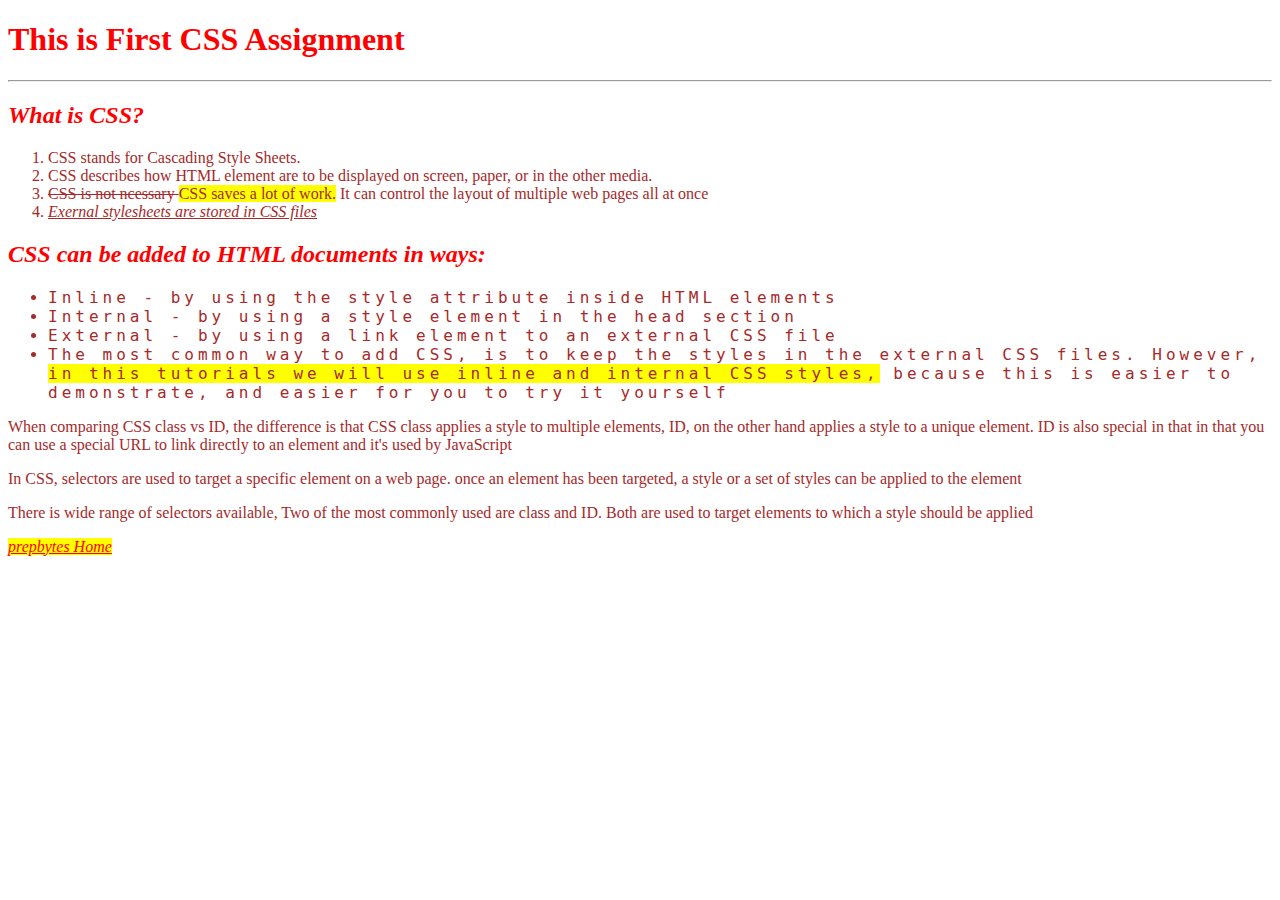
<file: index.html>
<!DOCTYPE html>
<html lang="en">
<head>
    <meta charset="UTF-8">
    <meta http-equiv="X-UA-Compatible" content="IE=edge">
    <meta name="viewport" content="width=device-width, initial-scale=1.0">
    <title>Document</title>
    <link rel="stylesheet" href="mystyle.css">
</head>
<body>
    <h1 class="red">This is First CSS Assignment</h1>
    <hr>
    <h2 class="italic red">What is CSS?</h2>

    <ol type="1" class="brown">
       <li>CSS stands for Cascading Style Sheets.</li>
       <li>CSS describes how HTML element are to be displayed on screen, paper, or in the other media.</li>
       <li><span class="strike"> CSS is not ncessary </span><span class="colored">CSS saves a lot of work.</span> It can control the layout of multiple web pages all at once</li>
       <li><u class="italic">Exernal stylesheets are stored in CSS files</u></li>
    </ol>

   <h2 class="italic red">CSS can be added to HTML documents in ways:</h2> 

   <ul>
       <li>Inline - by using the style attribute inside HTML elements</li>
       <li>Internal - by using a style element in the head section</li>
       <li>External - by using a link element to an external CSS file</li>
       <li>The most common way to add CSS, is to keep the styles in the external CSS files. However, <span class="colored">in this tutorials we will use inline and internal CSS styles,</span> because this is easier to demonstrate, and easier for you to try it yourself</li>
   </ul>

   <p class="brown">When comparing CSS class vs ID, the difference is that CSS class applies a style to multiple elements, ID, on the other hand applies a style to a unique element. ID is also special in that in that you can use a special URL to link directly to an element and it's used by JavaScript</p>

   <p class="brown">In CSS, selectors are used to target a specific element on a web page. once an element has been targeted, a style or a set of styles can be applied to the element</p>

   <p class="brown">There is wide range of selectors available, Two of the most commonly used are class and ID. Both are used to target elements to which a style should be applied</p>

   <a href="https://www.prepbytes.com/" class="italic colored red"><span>prepbytes Home</span></a>

</body>
</html>
</file>
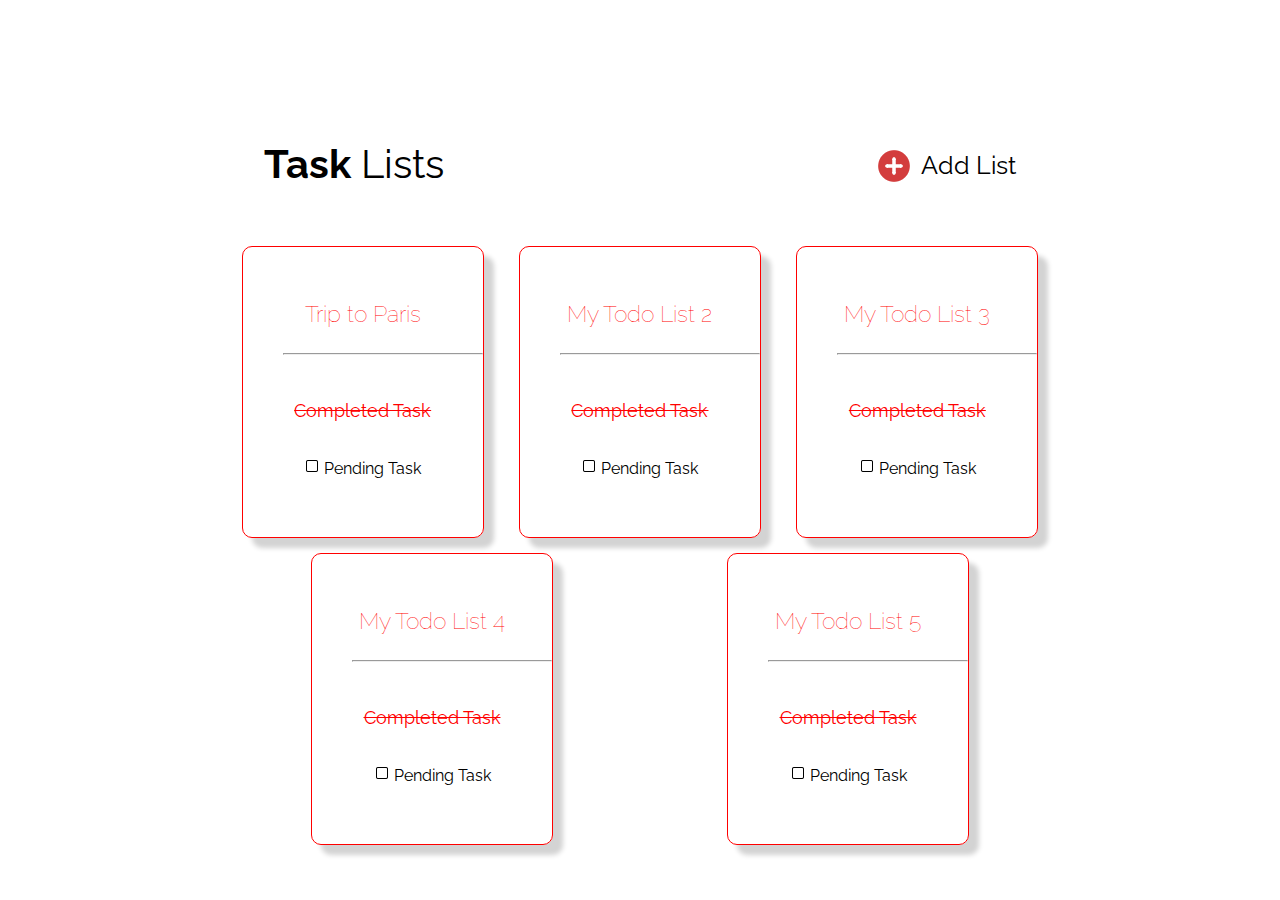
<file: Todo mobile/index.html>
<!DOCTYPE html>
<html lang="en">
<head>
    <meta charset="UTF-8">
    <meta http-equiv="X-UA-Compatible" content="IE=edge">
    <meta name="viewport" content="width=device-width, initial-scale=1.0">
    <title>Document</title>
    <link rel="stylesheet" href="style.css">
    <link rel="preconnect" href="https://fonts.googleapis.com">
    <link rel="preconnect" href="https://fonts.gstatic.com" crossorigin>
    <link href="https://fonts.googleapis.com/css2?family=Kanit:wght@200;300;400;500;600;700;800&family=Montserrat:ital,wght@0,900;1,400&family=Raleway:wght@300;400;500;600;700;800;900&family=Space+Mono&family=Ubuntu&display=swap" rel="stylesheet">
</head>
<body>
    <div class="background">
        <div class="header">
            <div><p class="size3"><b>Task</b> Lists</p></div>
            <div class="link1">
                <a href="./altSecondPage.html" class="fix001"><img src="./cross.png" alt=""></a>
                <span class="adjust">&nbsp; Add List</span>
            </div>

        </div>

        <br>
        
        <div class="cards">
            <div class="card">
                <h3 href="" class="red1 size2"><a href="./thirdPage.html">Trip to Paris</a></h3>
                <div class="sep">
                    <hr>
                <br>
                <p class="red1 size1"><del>Completed Task</del></p>
                <br>
                <img src="./sqaure.png" alt="can't load">
                <span>Pending Task</span>
                </div>
            </div>
            <div class="card">
                <h3 href="" class="red1 size2">My Todo List 2</h3>
                <div class="sep">
                <hr>
                <br>
                <p class="red1 size1"><del>Completed Task</del></p>
                <br>
                <img src="./sqaure.png" alt="can't load">
                <span>Pending Task</span>
                </div>
        
            </div>
            <div class="card">
                <h3 href="" class="red1 size2">My Todo List 3</h3>
                <div class="sep">
                    <hr>
                <br>
                <p class="red1 size1"><del>Completed Task</del></p>
                <br>
                <img src="./sqaure.png" class="resize" alt="can't load">
                <span>Pending Task</span>
                </div>
            </div>
          

            <div class="card">
                <h3 href="" class="red1 size2">My Todo List 4</h3>
                <div class="sep">
                <hr>
                <br>
                <p class="red1 size1"><del>Completed Task</del></p>
                <br>
                <img src="./sqaure.png" alt="can't load">
                <span>Pending Task</span>
                </div>
           </div>
           <div class="card">
                <h3 href="" class="red1 size2">My Todo List 5</h3>
                <div class="sep">
                <hr>
                <br>
                <p class="red1 size1"><del>Completed Task</del></p>
                <br>
                <img src="./sqaure.png" alt="can't load">
                <span>Pending Task</span>
                </div>
           </div>
        </div>
    </div>
</body>
</html>
</file>
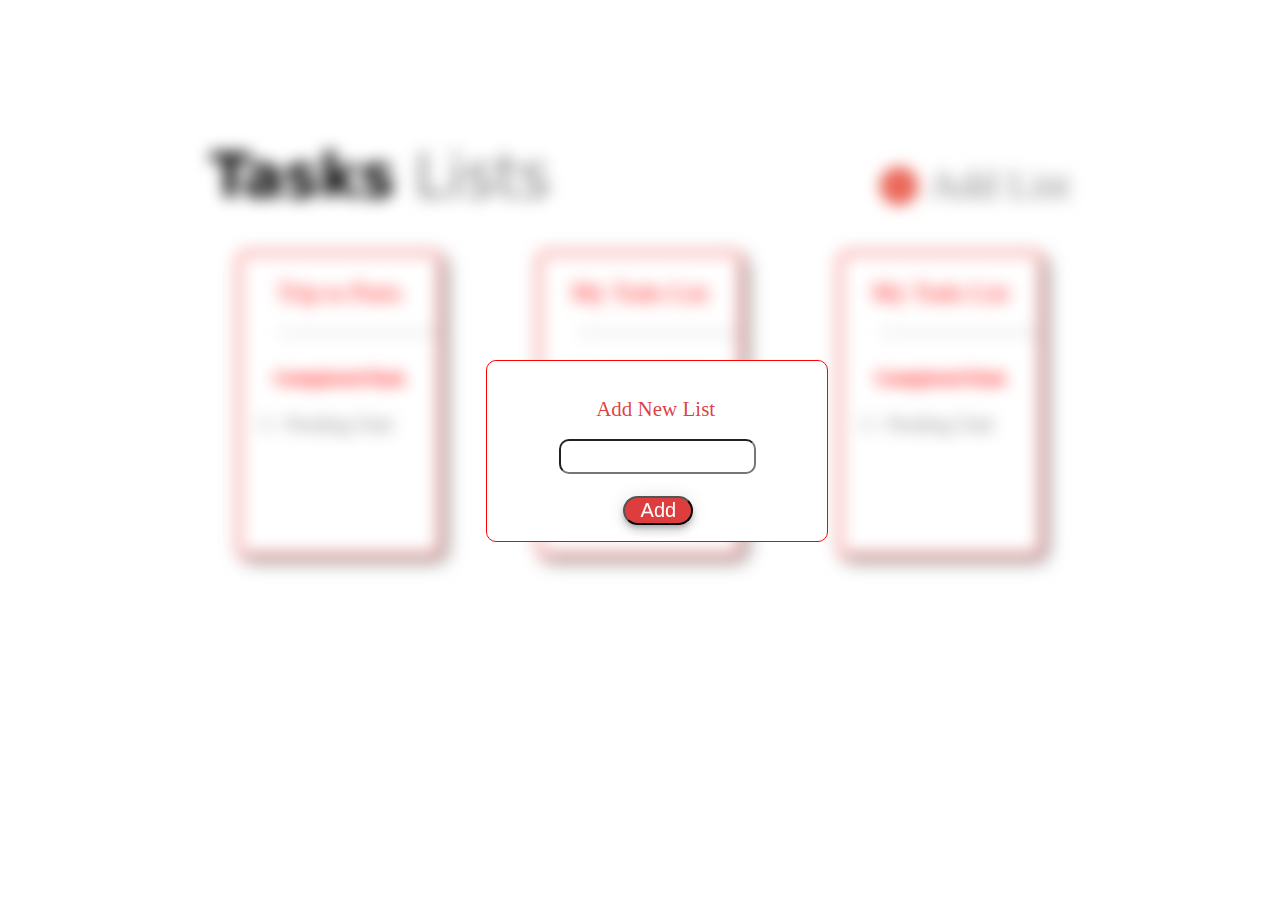
<file: add.html>
<!DOCTYPE html>
<html lang="en">
<head>
    <meta charset="UTF-8">
    <meta http-equiv="X-UA-Compatible" content="IE=edge">
    <meta name="viewport" content="width=device-width, initial-scale=1.0">
    <title>Document</title>
    <link rel="stylesheet" href="./css.css">
</head>
<body>
    <div class="boxadd">
        <div class="box"><iframe src="cssproject.html" frameborder="0" width="100%" height="700px"></iframe></div>
        <center class="boxadd1">
            <label class="lab" for="red">Add New List</label><br>
            <input class="fie" type="text" name="" id="red"><br>
            <button class="btn" type="submit">Add</button>
        </center>
    </div>
</body>
</html>
</file>
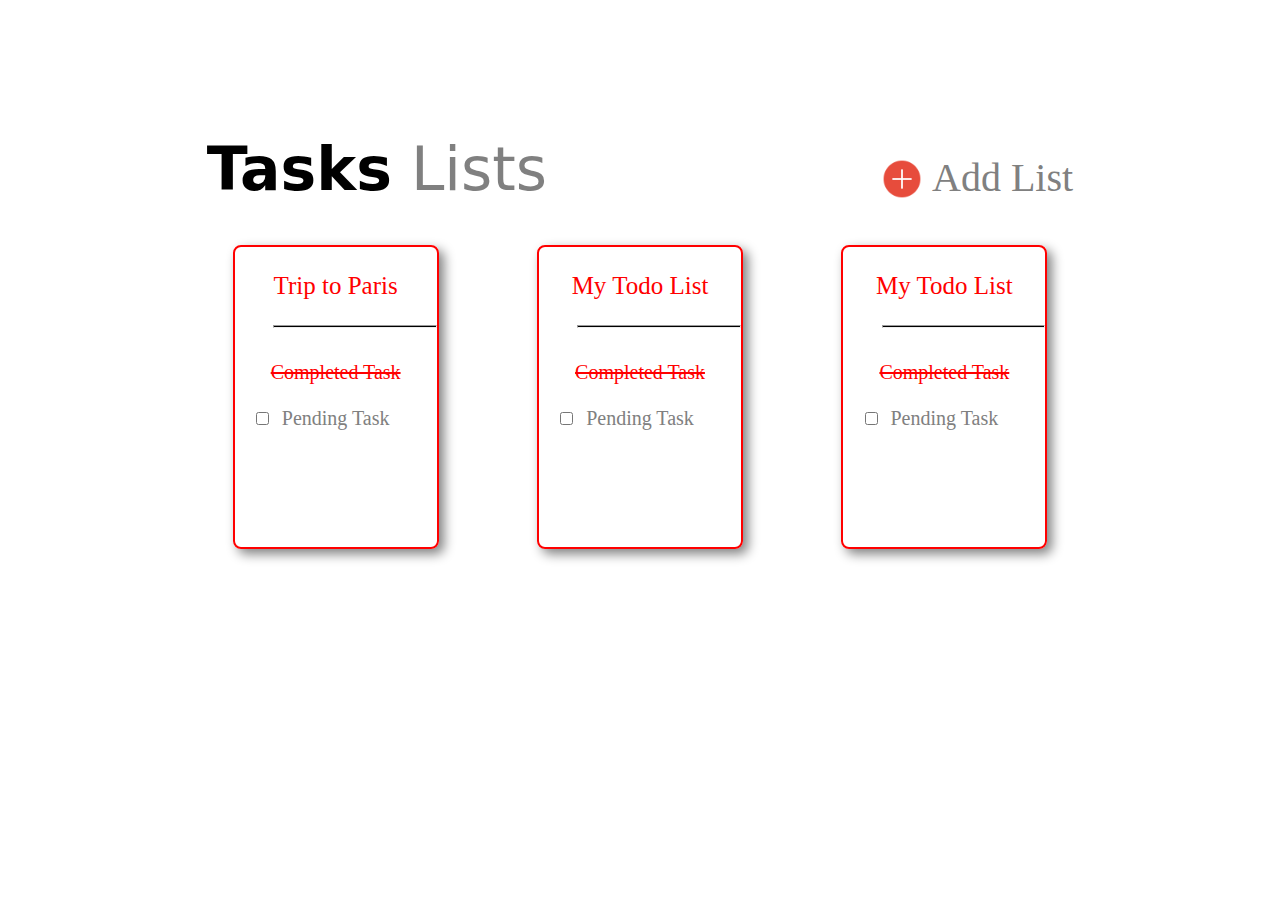
<file: cssproject.html>
<!DOCTYPE html>
<html lang="en">
<head>
    <meta charset="UTF-8">
    <meta http-equiv="X-UA-Compatible" content="IE=edge">
    <meta name="viewport" content="width=device-width, initial-scale=1.0">
    <title>Document</title>
    <link rel="stylesheet" href="./css.css">
</head>
<body>
<div class="content">
    <div class="head">
        <div class="tasklist"><b>Tasks</b> <span class="lists">Lists</span></div>
        <div class="addlist"> 
            <a class="ab" href="./add.html"><img class="imge" src="./plusIcon.png"></a>
            
            <a class="ab" href="./add.html">
                <span class="addlis">Add List</span></a>
        
        </div>

    </div><br><br>
    <div class="boxe">
        <div class="card">
            <p class="trip"><a class="pari" href="./paris.html">Trip to Paris</a></p>
            <hr class="line"><br>
            <del>Completed Task</del><br><br>
            <div class="tick">
                <input class="check" type="checkbox" name="" id="">
                <label for="check" class="task">&nbsp;Pending Task</label>
            </div>
        </div>
        <div class="card">
            <p class="trip">My Todo List</p>
            <hr class="line"><br>
            <del>Completed Task</del><br><br>
            <div class="tick">
                <input class="check" type="checkbox" name="" id="">
                <label for="check" class="task">&nbsp;Pending Task</label>
            </div>
        </div>
        <div class="card">
            <p class="trip">My Todo List</p>
            <hr class="line"><br>
            <del>Completed Task</del><br><br>
            <div class="tick">
                <input class="check" type="checkbox" name="" id="">
                <label for="check" class="task">&nbsp;Pending Task</label>
            </div>
        </div>

    </div>

   


</div>
</body>
</html>
</file>
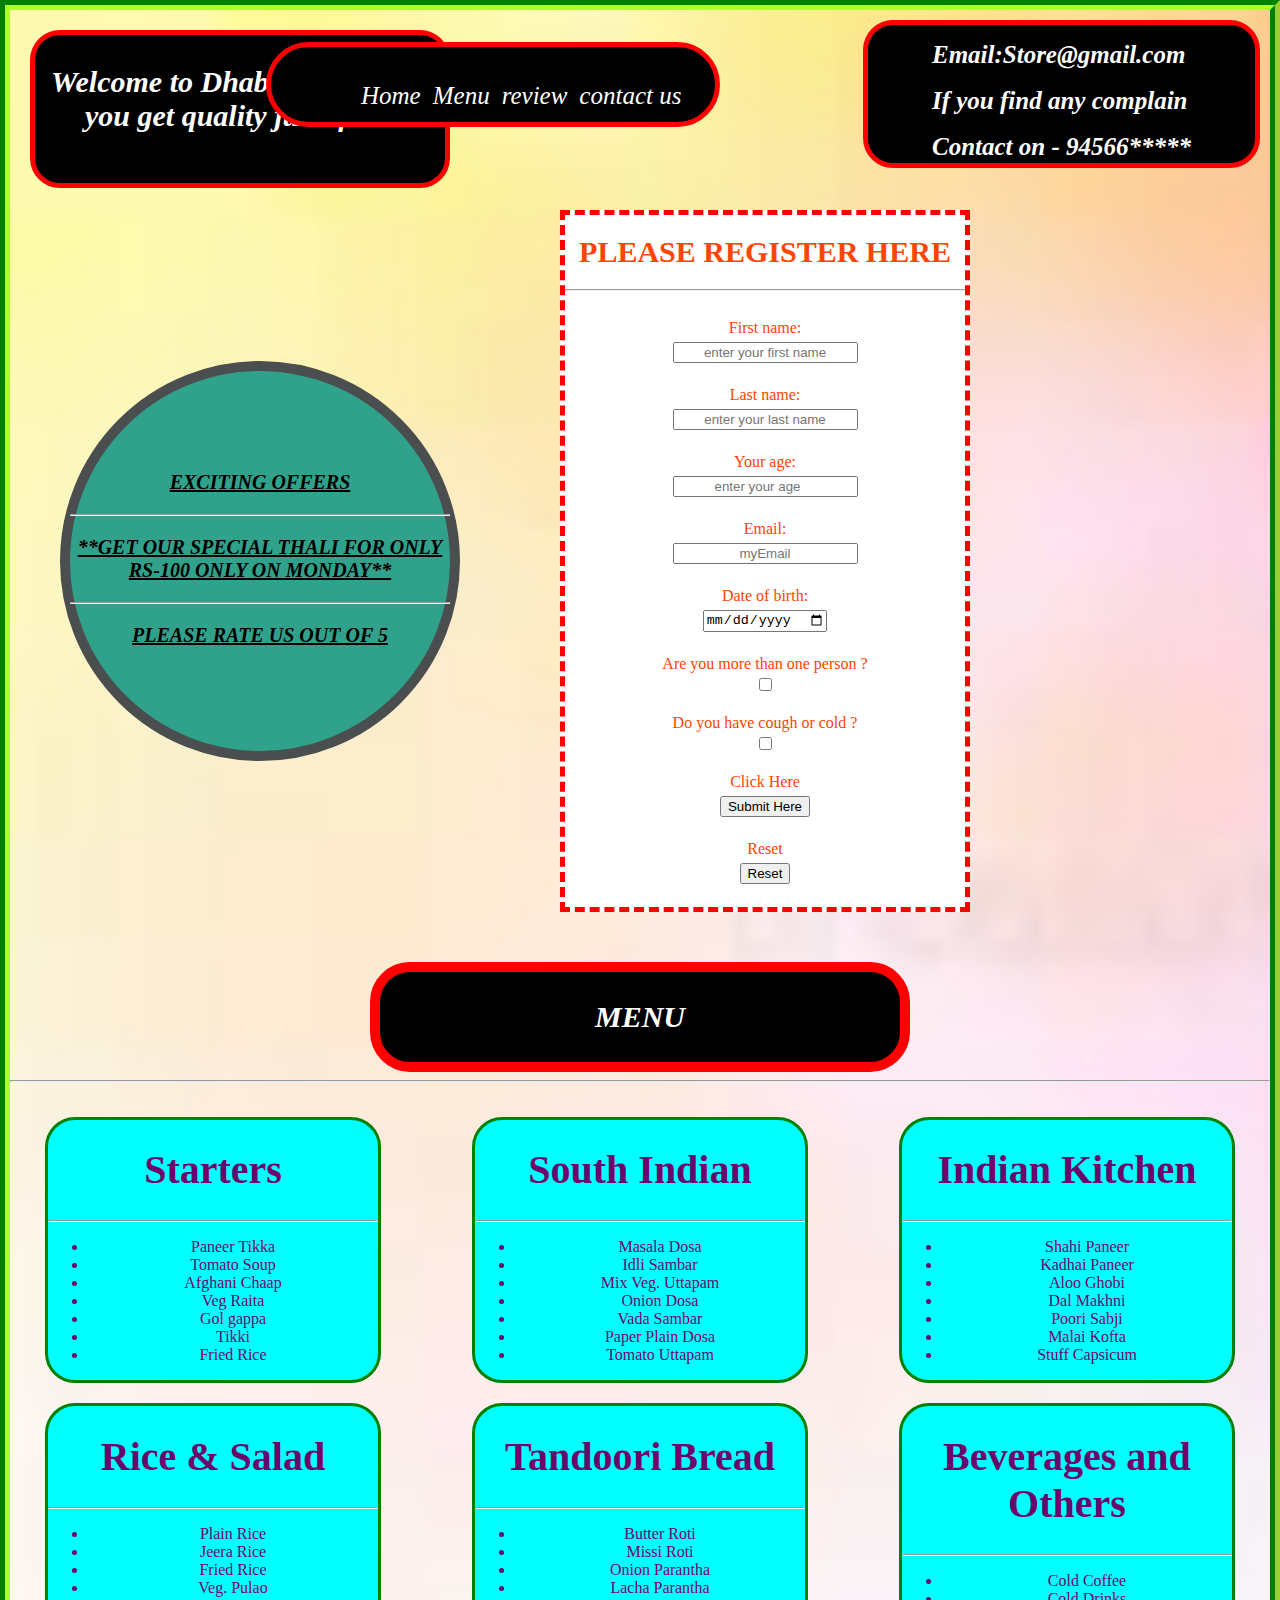
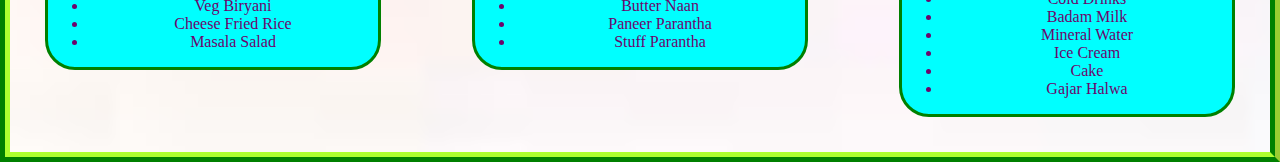
<file: index2.html>
<!DOCTYPE html>
<html lang="en">

<head>
    <meta charset="UTF-8" />
    <meta http-equiv="X-UA-Compatible" content="IE=edge" />
    <meta name="viewport" content="width=device-width, initial-scale=1.0" />
    <title>Document</title>
    <link rel="stylesheet" href="style.css" />
</head>

<body>
    <div class="container">
        <div class="box">
            <div class="left1">
                <p>Welcome to Dhaba , here &nbsp; &nb you get quality junk foods</p>
            </div>
            <div class="center-box">
                <a href="#">Home</a>
                <a href="#">Menu</a>
                <a href="#">review</a>
                <a href="#">contact us</a>
            </div>
            <div class="right-box">
                <span>Email:Store@gmail.com</span>
                <span>If you find any complain</span>
                <span>Contact on - 94566*****</span>
            </div>
        </div>

        <section class="Exiciting-offer">
            <div class="offers">
                <p class="text"> EXCITING OFFERS</p>
                <hr />
                <p class="text">
                    **GET OUR SPECIAL THALI FOR ONLY RS-100 ONLY ON MONDAY**
                </p>
                <hr />
                <p class="text">  PLEASE RATE US OUT OF 5</p>
            </div>

            <div class="registration-form">
                <h1> PLEASE REGISTER HERE</h1>
                <hr />
                <form>
                    <label for="name">First name:</label><br />
                    <input type="text" id="name" name="name" placeholder="enter your first name" /><br /><br />
                    <label for="lname">Last name:</label><br />
                    <input type="text" id="lname" name="lname" placeholder="enter your last name" /><br /><br />
                    <label for="age">Your age:</label><br />
                    <input type="number" id="age" name="age" placeholder="enter your age" /><br /><br />
                    <label for="email">Email:</label><br />
                    <input type="email" id="email" name="email" placeholder="myEmail" /><br /><br />
                    <label for="Date of birth">Date of birth:</label><br />
                    <input type="date" id="dob" name="date" date-date-inline-picker="true"><br /><br />
                    <label for="pCount">Are you more than one person ?</label><br />
                    <input type="checkbox" id="pCount" name="pCount" /><br /><br />
                    <label for="s">Do you have cough or cold ?</label><br />
                    <input type="checkbox" id="s" name="s" /><br /><br />
                    <label>Click Here</label><br />
                    <input type="submit" value="Submit Here" /><br /><br />
                    <label>Reset</label><br />
                    <input type="reset" value="Reset" /><br /><br />
                </form>
            </div>
        </section>

        <div class="heading">
            <h2>MENU</h2>
        </div>
        <hr />
        <div class="menu-1">
            <div class="items starters">
                <h1>Starters</h1>
                <hr />
                <ul>
                    <li>Paneer Tikka</li>
                    <li>Tomato Soup</li>
                    <li>Afghani Chaap</li>
                    <li>Veg Raita</li>
                    <li>Gol gappa</li>
                    <li>Tikki</li>
                    <li>Fried Rice</li>
                </ul>
            </div>
            <div class="items south-indian">
                <h1>South Indian</h1>
                <hr />
                <ul>
                    <li>Masala Dosa</li>
                    <li>Idli Sambar</li>
                    <li>Mix Veg. Uttapam</li>
                    <li>Onion Dosa</li>
                    <li>Vada Sambar</li>
                    <li>Paper Plain Dosa</li>
                    <li>Tomato Uttapam</li>
                </ul>
            </div>
            <div class="items indian-kitchen">
                <h1>Indian Kitchen</h1>
                <hr />
                <ul>
                    <li>Shahi Paneer</li>
                    <li>Kadhai Paneer</li>
                    <li>Aloo Ghobi</li>
                    <li>Dal Makhni</li>
                    <li>Poori Sabji</li>
                    <li>Malai Kofta</li>
                    <li>Stuff Capsicum</li>
                </ul>
            </div>
            <div class="items rice-&-salad">
                <h1>Rice & Salad</h1>
                <hr />
                <ul>
                    <li>Plain Rice</li>
                    <li>Jeera Rice</li>
                    <li>Fried Rice</li>
                    <li>Veg. Pulao</li>
                    <li>Veg Biryani</li>
                    <li>Cheese Fried Rice</li>
                    <li>Masala Salad</li>
                </ul>
            </div>
            <div class="items tandoori-bread">
                <h1>Tandoori Bread</h1>
                <hr />
                <ul>
                    <li>Butter Roti</li>
                    <li>Missi Roti</li>
                    <li>Onion Parantha</li>
                    <li>Lacha Parantha</li>
                    <li>Butter Naan</li>
                    <li>Paneer Parantha</li>
                    <li>Stuff Parantha</li>
                </ul>
            </div>
            <div class="items beverages-and-others">
                <h1>Beverages and Others</h1>
                <hr />
                <ul>
                    <li>Cold Coffee</li>
                    <li>Cold Drinks</li>
                    <li>Badam Milk</li>
                    <li>Mineral Water</li>
                    <li>Ice Cream</li>
                    <li>Cake</li>
                    <li>Gajar Halwa</li>
                </ul>
            </div>
        </div>
    </div>
</body>

</html>
</file>
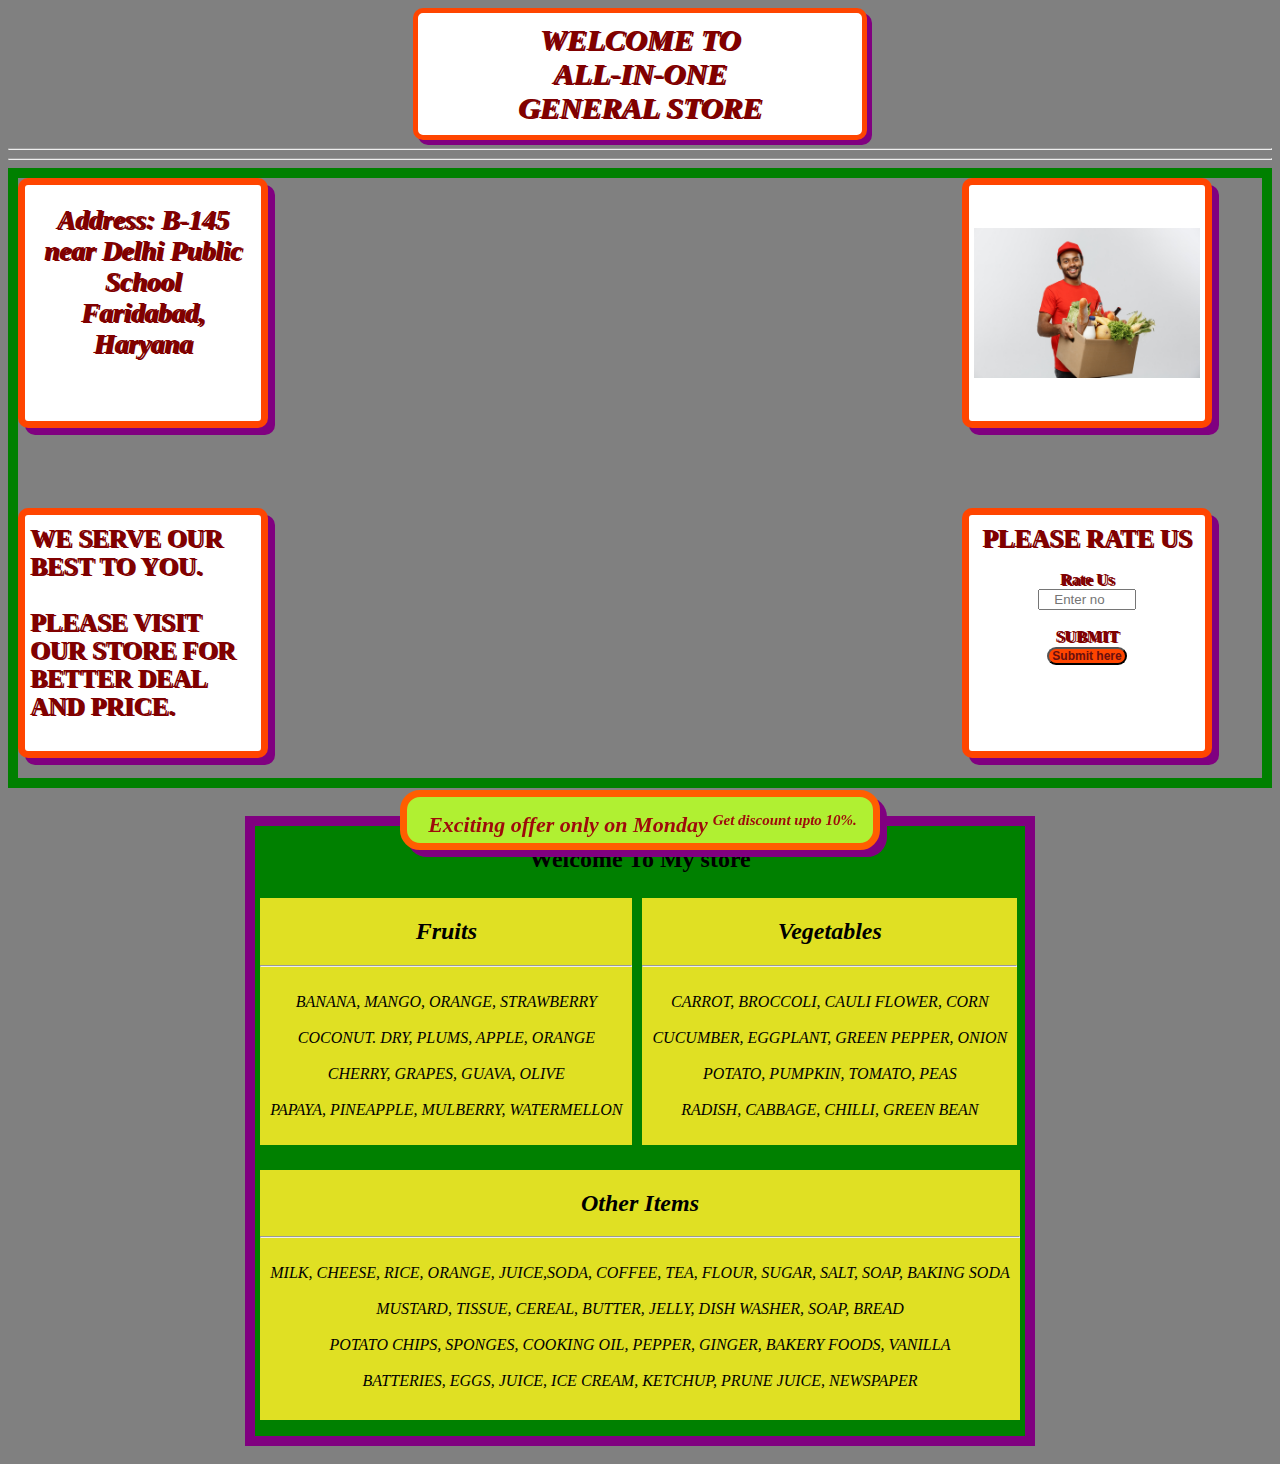
<file: index3.html>
<!DOCTYPE html>
<html lang="en">
  <head>
    <meta charset="UTF-8" />
    <meta http-equiv="X-UA-Compatible" content="IE=edge" />
    <meta name="viewport" content="width=device-width, initial-scale=1.0" />
    <title>General Store</title>
    <link rel="icon" href="Grocery.jpg" type="image/x-icon" />
    <link rel="stylesheet" href="pages.css" />
  </head>

  <body>
    <div class="container">
      <header>
        <span>WELCOME TO </span><br />
        <span>ALL-IN-ONE</span><br />
        <span>GENERAL STORE</span>
      </header>
    </div>
    <hr />
    <hr />
    <section class="boxes">
      <div class="box-1">
        <span>Address: B-145 near Delhi Public School</span><br />
        <span>Faridabad, Haryana</span>
      </div>
      <div class="box-2">
        <img src="delivery.jpg" alt="grocery home delivery" />
      </div>
      <div class="box-3">
        <span>WE SERVE OUR BEST TO YOU.</span><br /><br>
        <span>PLEASE VISIT OUR STORE FOR BETTER DEAL AND PRICE.</span>
      </div>
      <div class="box-4">
        <span class="heading">PLEASE RATE US</span><br /><br>
        <form>
          <label for="rating">Rate Us</label><br>
          <input
            type="number"
            name="rating"
            id="rating"
            placeholder="Enter no"
          />
          <br /><br />
          <label for="submit">SUBMIT</label><br>
          <input type="submit" value="Submit here" /><br /><br />
        </form>
      </div>
      <div class="offer-card">
        <span class="offer-message1">Exciting offer only on Monday</sp>
        <span class="offer-message2">Get discount upto 10%.</span>
      </div>
    </section>
    <br>
    <section class="store">
      <div class="store-info">
        <h2>Welcome To My store</h2>
        <section class="store-items">
          <div>
            <h2>Fruits</h2>
            <hr>
            <p>
              BANANA, MANGO, ORANGE, STRAWBERRY <br><br>
              COCONUT. DRY, PLUMS, APPLE, ORANGE <br><br>
              CHERRY, GRAPES, GUAVA, OLIVE <br><br>
              PAPAYA, PINEAPPLE, MULBERRY, WATERMELLON
            </p>
          </div>
          <div>
            <h2>Vegetables</h2>
            <hr>
            <p>
              CARROT, BROCCOLI, CAULI FLOWER, CORN <br><br>
              CUCUMBER, EGGPLANT, GREEN PEPPER, ONION <br><br>
              POTATO, PUMPKIN, TOMATO, PEAS <br><br>
              RADISH, CABBAGE, CHILLI, GREEN BEAN
            </p>
          </div>
        </section>
        <div class="others">
          <h2>Other Items</h2>
          <hr>
          <p>
            MILK, CHEESE, RICE, ORANGE, JUICE,SODA, COFFEE, TEA, FLOUR, SUGAR, SALT, SOAP, BAKING SODA <br><br>
            MUSTARD, TISSUE, CEREAL, BUTTER, JELLY, DISH WASHER, SOAP, BREAD <br><br>
            POTATO CHIPS, SPONGES, COOKING OIL, PEPPER, GINGER, BAKERY FOODS, VANILLA <br><br>
            BATTERIES, EGGS, JUICE, ICE CREAM, KETCHUP, PRUNE JUICE, NEWSPAPER
          </p>
        </div>
      </div>
    </section>
  </body>
</html>
</file>
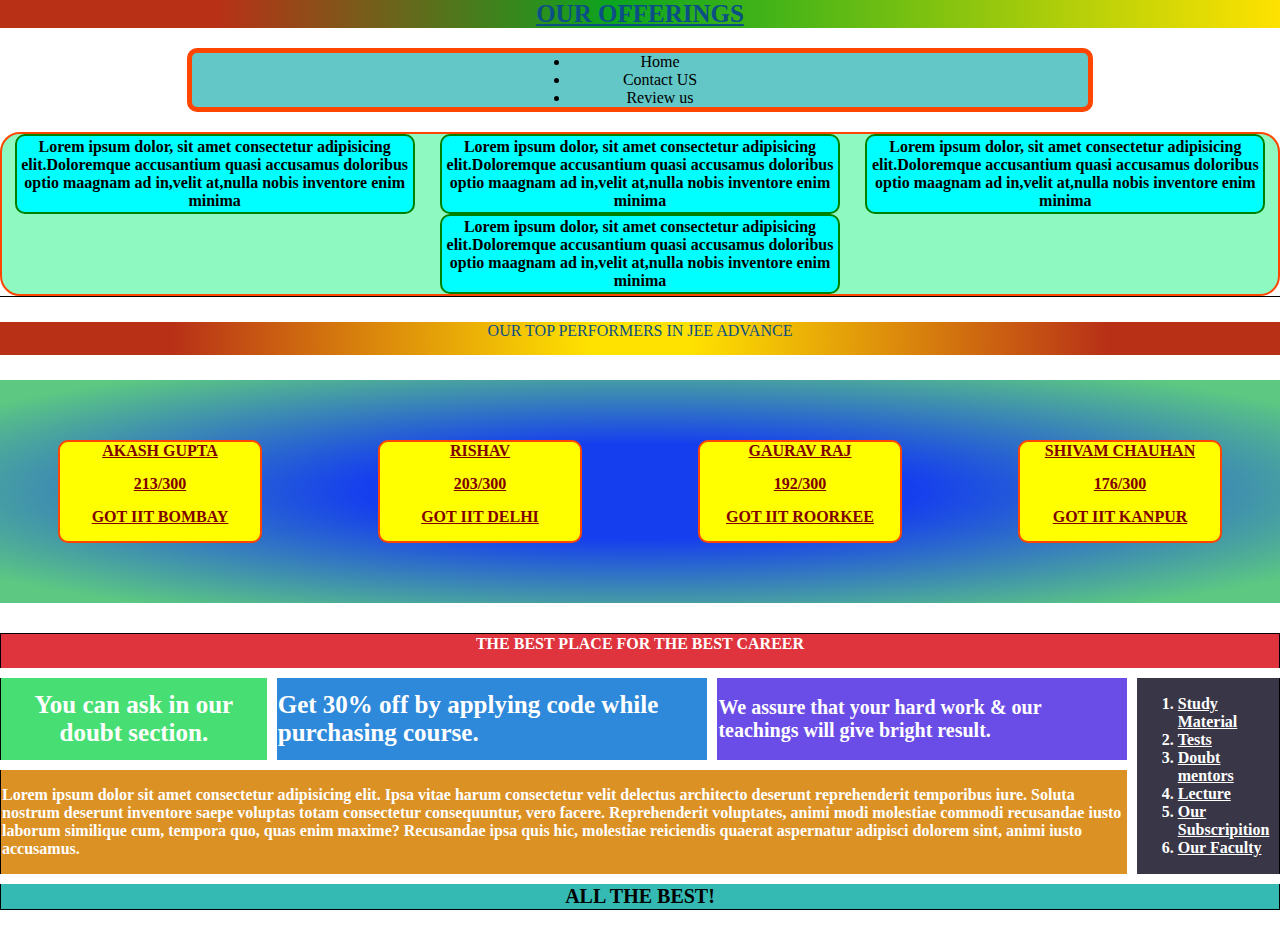
<file: index4.html>
<!DOCTYPE html>
<html lang="en">
<head>
    <meta charset="UTF-8">
    <meta http-equiv="X-UA-Compatible" content="IE=edge">
    <meta name="viewport" content="width=device-width, initial-scale=1.0">
    <title>Desktop</title>
    <link rel="stylesheet" href="index4.css">
</head>
<body>
    <header id="heading-1">
        <span>OUR OFFERINGS</span>
    </header>
    <div id="container-1">
        <section class="section-1">
            <ul>
                <li>Home</li>
                <li>Contact US</li>
                <li>Review us </li>
            </ul>
            </section>
            <section class="paragraphs">
        <p>
            Lorem ipsum dolor, sit amet consectetur adipisicing elit.Doloremque accusantium quasi accusamus doloribus optio maagnam ad in,velit at,nulla nobis inventore enim minima
        </p>
        <p>
            Lorem ipsum dolor, sit amet consectetur adipisicing elit.Doloremque accusantium quasi accusamus doloribus optio maagnam ad in,velit at,nulla nobis inventore enim minima
 
        </p>
        <p>
            Lorem ipsum dolor, sit amet consectetur adipisicing elit.Doloremque accusantium quasi accusamus doloribus optio maagnam ad in,velit at,nulla nobis inventore enim minima

        </p>
        <p>
            Lorem ipsum dolor, sit amet consectetur adipisicing elit.Doloremque accusantium quasi accusamus doloribus optio maagnam ad in,velit at,nulla nobis inventore enim minima

        </p>
        </section>
        </div>
        <section id="heading-2">
            <span>OUR TOP PERFORMERS IN JEE ADVANCE</span>
        </section>
        <div id="boxes">
            <div class="box">
                <span>AKASH GUPTA</span>
                <span>213/300</span>
                <span>GOT IIT BOMBAY</span>
        </div>
        <div class="box">
            <span>RISHAV</span>
            <span>203/300</span>
            <span>GOT IIT DELHI</span>
        </div>
        <div class="box">
            <span>GAURAV RAJ</span>
            <span>192/300</span>
            <span>GOT IIT ROORKEE </span>
        </div>
        <div class="box">
            <span>SHIVAM CHAUHAN</span>
            <span>176/300</span>
            <span>GOT IIT KANPUR</span>
        </div>
        </div>
        <table>
            <thread>
                <th id="heading" colspan="4">THE BEST PLACE FOR THE BEST CAREER</th>
                <tbody>
                    <tr class="row-1">
                        <th id="cell-1" class="cell">You can ask in our doubt section.</th>
                        <td id="cell-2" class="cell">Get 30% off by applying code while purchasing course.</td>
                        <td id="cell-3" class="cell">We assure that your hard work & our teachings will give bright result.
                            </td>
                            <td id="cell-4" class="cell" rowspan="2">
                                <ol>
                                    <li>Study Material</li>
                                    <li>Tests</li>
                                    <li>Doubt mentors </li>
                                    <li>Lecture</li>
                                    <li>Our Subscripition</li>
                                    <li>Our Faculty</li>
                                </ol>
                                </td>
                                </tr>
                                <tr class="row-2">
                                    <td id="cell-5" class="cell" colspan="3">
                                        Lorem ipsum dolor sit amet consectetur adipisicing elit. Ipsa vitae harum consectetur velit delectus architecto deserunt reprehenderit temporibus iure. Soluta nostrum deserunt inventore saepe voluptas totam consectetur consequuntur, vero facere. Reprehenderit voluptates, animi modi molestiae commodi recusandae iusto laborum similique cum, tempora quo, quas enim maxime? Recusandae ipsa quis hic, molestiae reiciendis quaerat aspernatur adipisci dolorem sint, animi iusto accusamus.
                                    </td>
                                    </tr>
                                    </tbody>
                                    <tfoot>
                                        <tr>
                                            <td colspan="4">ALL THE BEST!</td> 
                                        </tr>
                                    </tfoot>
                                    </thread>
                                    </table>
                    
                

</body>
</html>
</file>
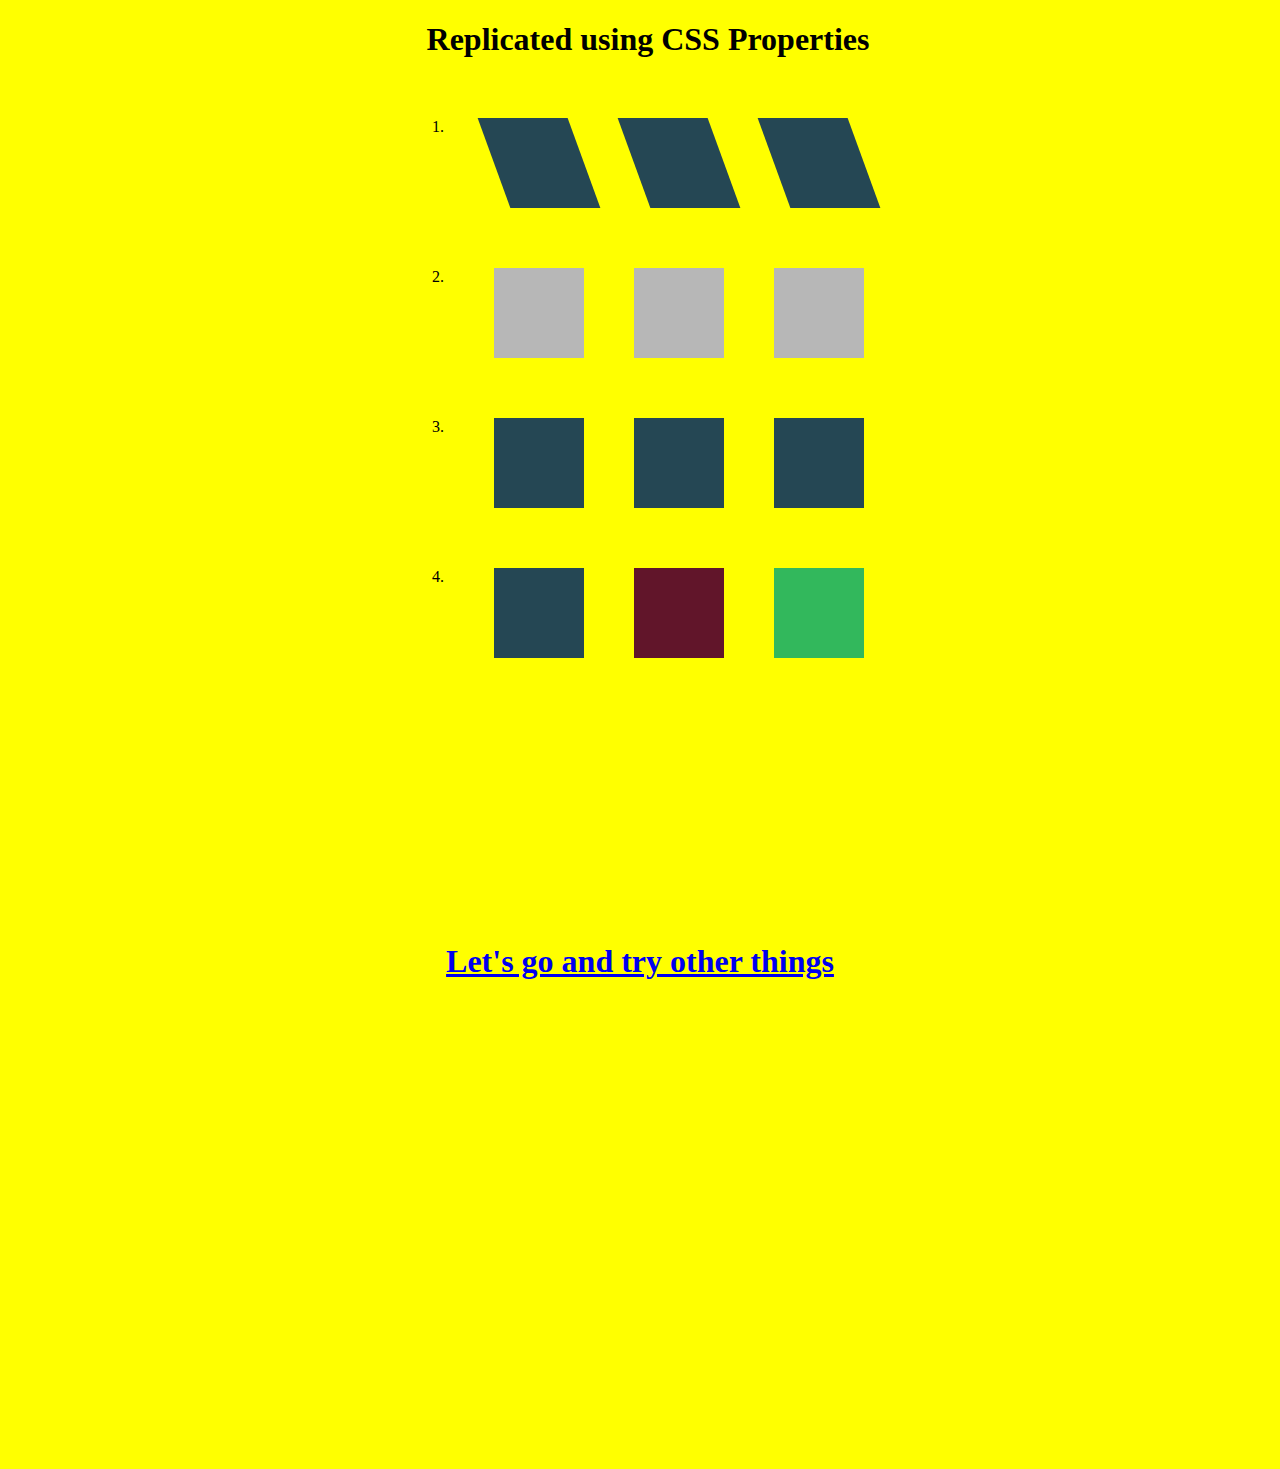
<file: index5.html>
<!DOCTYPE html>
<html lang="en">
<head>
    <meta charset="UTF-8">
    <meta http-equiv="X-UA-Compatible" content="IE=edge">
    <meta name="viewport" content="width=device-width, initial-scale=1.0">
    <title>Document</title>
    <link rel="stylesheet" href="index5.css">
</head>
<body>
    <div class="head1">
        <h1>Replicated using CSS Properties</h1>

          
        <div class="flex-container1">
          1.
           <div class="flex-item">
                <div class="item1">

                </div>
           </div>
           
           <div class="flex-item">
                <div class="item1">

                </div>
           </div>
           <div class="flex-item">
                <div class="item1">

                </div>
           </div>
           

        </div>

        <div class="flex-container2">
            2.
            <div class="flex-item">
                 <div class="item2">
 
                 </div>
            </div>
            
            <div class="flex-item">
                 <div class="item2">
 
                 </div>
            </div>
            
            <div class="flex-item">
                 <div class="item2">
 
                 </div>
            </div>
 
         </div>

         <div class="flex-container3">
           3. 
            <div class="flex-item">
                 <div class="item3">
 
                 </div>
            </div>
            
            <div class="flex-item">
                 <div class="item3">
 
                 </div>
            </div>
            
            <div class="flex-item">
                 <div class="item3">
 
                 </div>
            </div>
 
         </div>

         <div class="flex-container4">
            4.
            <div class="flex-item">
                 <div class="item4">
 
                 </div>
            </div>
            
            <div class="flex-item">
                 <div class="item5">
 
                 </div>
            </div>
            
            <div class="flex-item">
                 <div class="item6">
 
                 </div>
            </div>
 
         </div>
           
           
    </div>

    <h1><a href="secondpage.html">Let's go and try other things</a></h1>
</body>
</html>
</file>
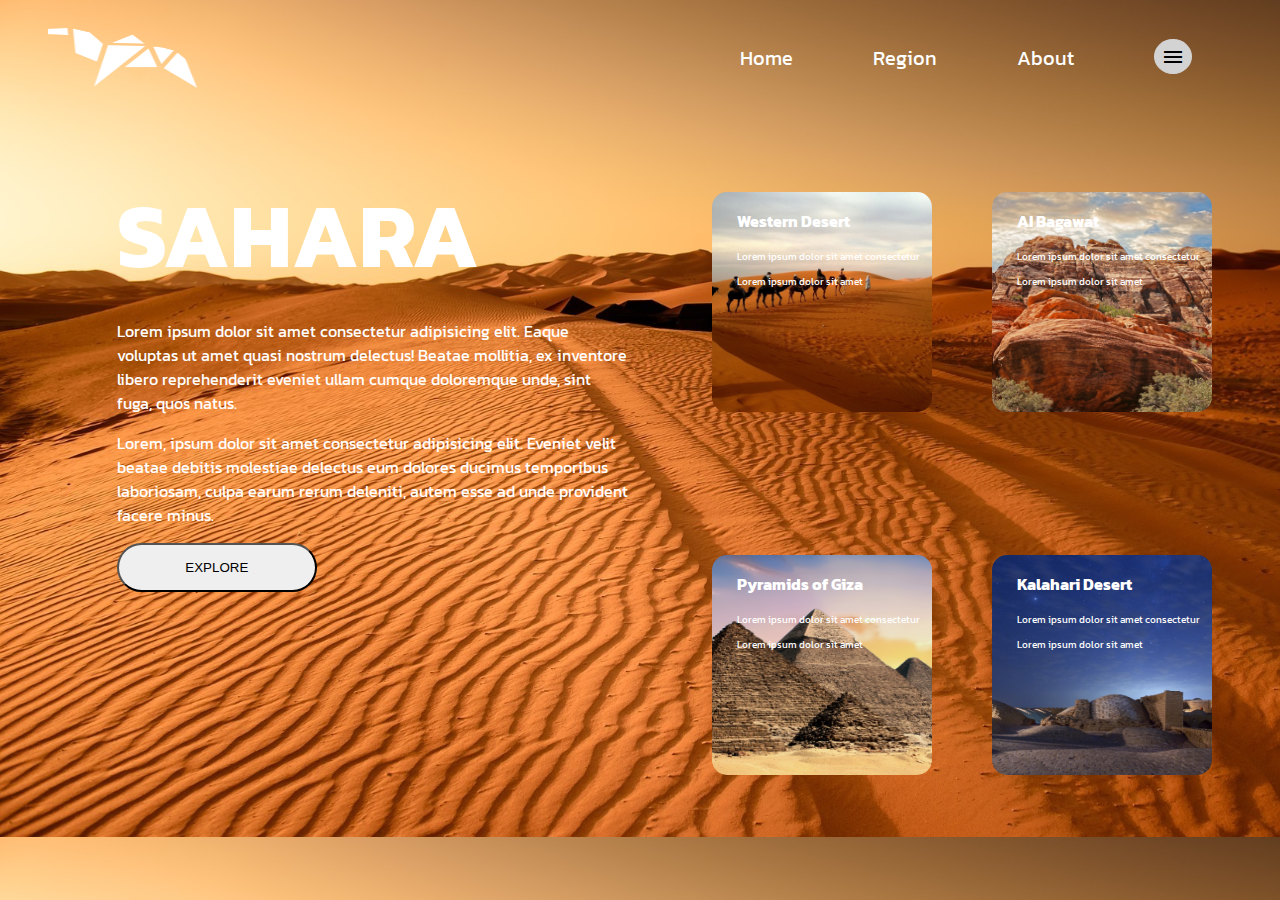
<file: index6.html>
<!DOCTYPE html>
<html lang="en">
<head>
    <meta charset="UTF-8">
    <meta http-equiv="X-UA-Compatible" content="IE=edge">
    <meta name="viewport" content="width=device-width, initial-scale=1.0">
    <title>Document</title>
    <link rel="stylesheet" href="index6.css">
    <link href="https://fonts.googleapis.com/icon?family=Material+Icons"
      rel="stylesheet">
    <link rel="stylesheet" href="https://fonts.googleapis.com/css2?family=Material+Symbols+Outlined:opsz,wght,FILL,GRAD@20..48,100..700,0..1,-50..200" />
    <link rel="preconnect" href="https://fonts.googleapis.com">
    <link rel="preconnect" href="https://fonts.gstatic.com" crossorigin>
    <link href="https://fonts.googleapis.com/css2?family=Kanit:wght@200;300;400;500;600;700;800&family=Montserrat:ital,wght@0,900;1,400&family=Raleway:wght@300;500;600&family=Space+Mono&family=Ubuntu&display=swap" rel="stylesheet">

</head>
<body>
    <div class="nav-bar">
        <div class="logo">
           <img  class="logo" src="logo.png" alt="">
        </div>
        <div class="flex-container2">
            <div> 
                <a href="">Home</a>
            </div>
            <div> 
                <a href="">Region</a>
            </div>
            <div> 
                <a href="">About</a>
            </div>
            <div> 
                <button class="round"><span class="material-symbols-outlined">
                    menu
                    </span></button>
            </div>
        </div>
    </div>


    <div class="middle">
        <h1 class="fix1">SAHARA</h1>
        <p>Lorem ipsum dolor sit amet consectetur adipisicing elit. Eaque voluptas ut amet quasi nostrum delectus! Beatae mollitia, ex inventore libero reprehenderit eveniet ullam cumque doloremque unde, sint fuga, quos natus.</p>
        <p>Lorem, ipsum dolor sit amet consectetur adipisicing elit. Eveniet velit beatae debitis molestiae delectus eum dolores ducimus temporibus laboriosam, culpa earum rerum deleniti, autem esse ad unde provident facere minus.</p>

    <button class="btn1">EXPLORE</button>
    </div>

    <div class="windows">
        <div class="grid2-item">
            <img  class="temp1" src="pic-1.png" alt="">
            <div class="text1">
                <p class="fix01">
                    Western Desert
                </p>
                <p class="fix02">
                    Lorem ipsum dolor sit amet consectetur
                </p>

                <p class="fix03">
                    Lorem ipsum dolor sit amet
                </p>
            </div>
        </div>
        <div class="grid2-item">
            <img  class="temp1" src="pic-2.png" alt="">
            <div class="text1">
                <p class="fix01">
                    AI Bagawat
                </p>
                <p class="fix02">
                    Lorem ipsum dolor sit amet consectetur
                </p>

                <p class="fix03">
                    Lorem ipsum dolor sit amet
                </p>
            </div>
        </div>
        <div class="grid2-item">
            <img  class="temp1" src="pic-3.png" alt="">
            <div class="text1">
                <p class="fix01">
                    Pyramids of Giza
                </p>
                <p class="fix02">
                    Lorem ipsum dolor sit amet consectetur
                </p>

                <p class="fix03">
                    Lorem ipsum dolor sit amet
                </p>
            </div>
        </div>
        <div class="grid2-item">
            <img  class="temp1" src="pic-4.png" alt="">
            <div class="text1">
                <p class="fix01">
                    Kalahari Desert
                </p>
                <p class="fix02">
                    Lorem ipsum dolor sit amet consectetur
                </p>

                <p class="fix03">
                    Lorem ipsum dolor sit amet
                </p>
            </div>
        </div>
    </div>

</body>
</html>
</file>
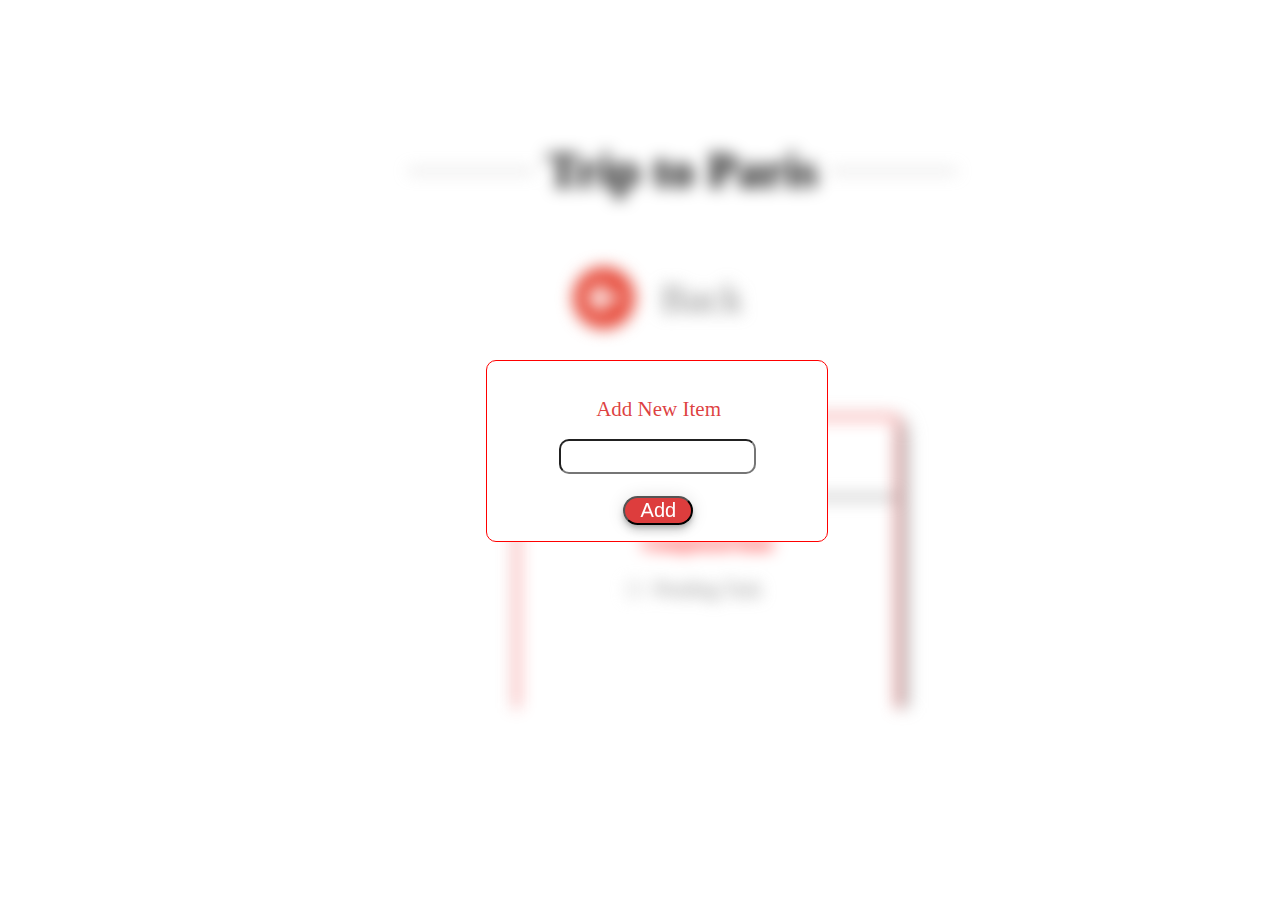
<file: item.html>
<!DOCTYPE html>
<html lang="en">
<head>
    <meta charset="UTF-8">
    <meta http-equiv="X-UA-Compatible" content="IE=edge">
    <meta name="viewport" content="width=device-width, initial-scale=1.0">
    <title>Document</title>
    <link rel="stylesheet" href="./css.css">
</head>
<body>
    <div class="boxadd">
        <div class="box"><iframe src="paris.html" frameborder="0" width="100%" height="700px"></iframe></div>
        <center class="boxadd1">
            <label class="lab" for="red">Add New Item</label><br>
            <input class="fie" type="text" name="" id="red"><br>
            <button class="btn" type="submit">Add</button>
        </center>
    </div>
</body>
</html>
</file>
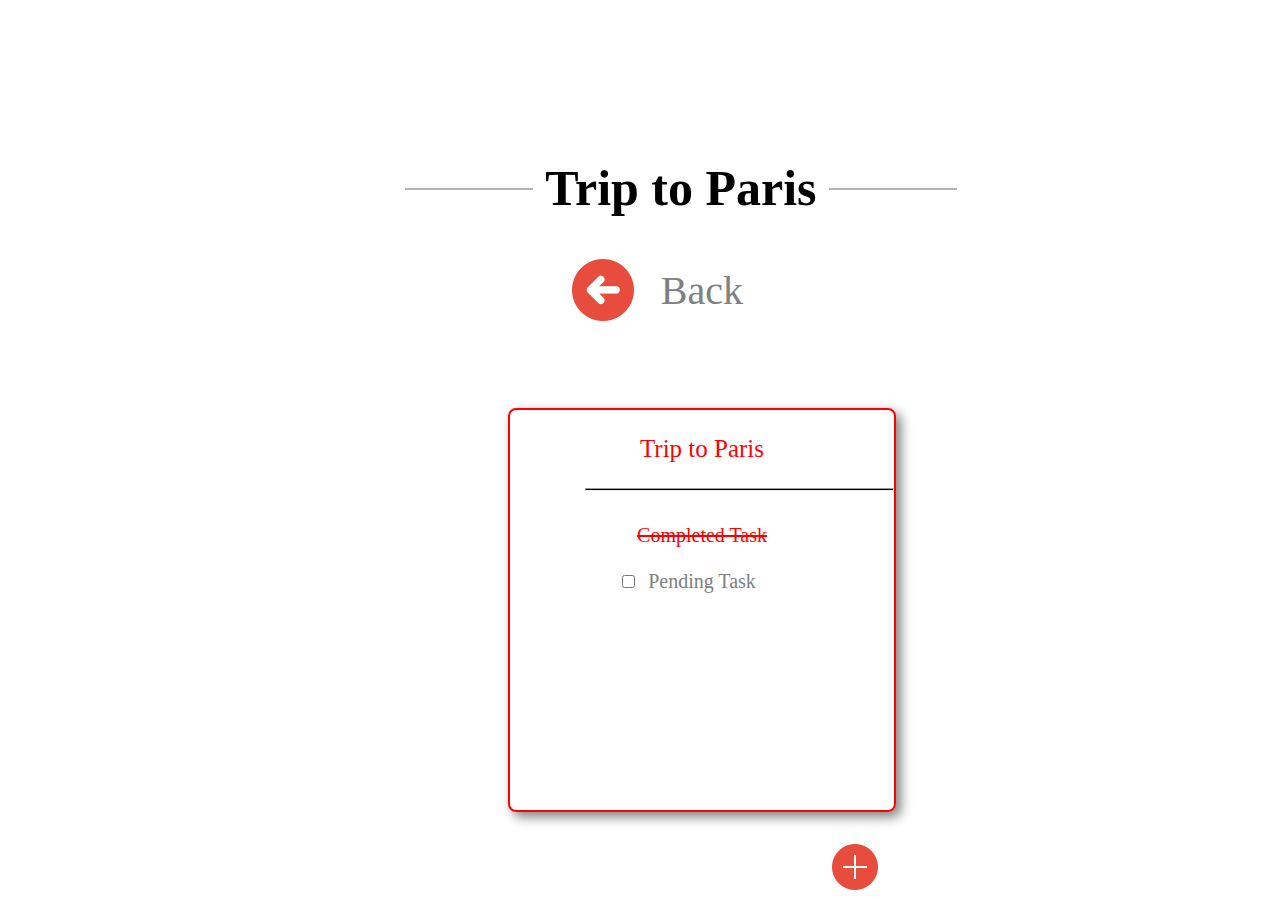
<file: paris.html>
<!DOCTYPE html>
<html lang="en">
<head>
    <meta charset="UTF-8">
    <meta http-equiv="X-UA-Compatible" content="IE=edge">
    <meta name="viewport" content="width=device-width, initial-scale=1.0">
    <title>Document</title>
    <link rel="stylesheet" href="./css.css">
</head>
<body class="paris">

    <div class="main">
        <div class="left"><hr size="2", color="#b5b3b3"></div>
        <h1 class="headingg">&nbsp;<b>Trip to Paris</b>&nbsp;</h1></a> 
        <div class="right"><hr size="2", color="#b5b3b3"></div>
    </div> 
    <div class="parisicon">
        <a href="./cssproject.html"><img class="leftarrow" src="./leftArrow.png" alt=""><span class="bos">Back</span></a>
        
    </div>

    <div class="card1">
        <p class="trip"><a class="pari" href="./paris.html">Trip to Paris</a></p>
        <hr class="line"><br>
        <del>Completed Task</del><br><br>
        <div class="tick">
            <input class="check" type="checkbox" name="" id="">
            <label for="check" class="task">&nbsp;Pending Task</label>
        </div>
        <div class="plus"><a href="./item.html"><img src="./plusIcon.png" alt=""></a></div>
    </div>
</body>
</html>
</file>
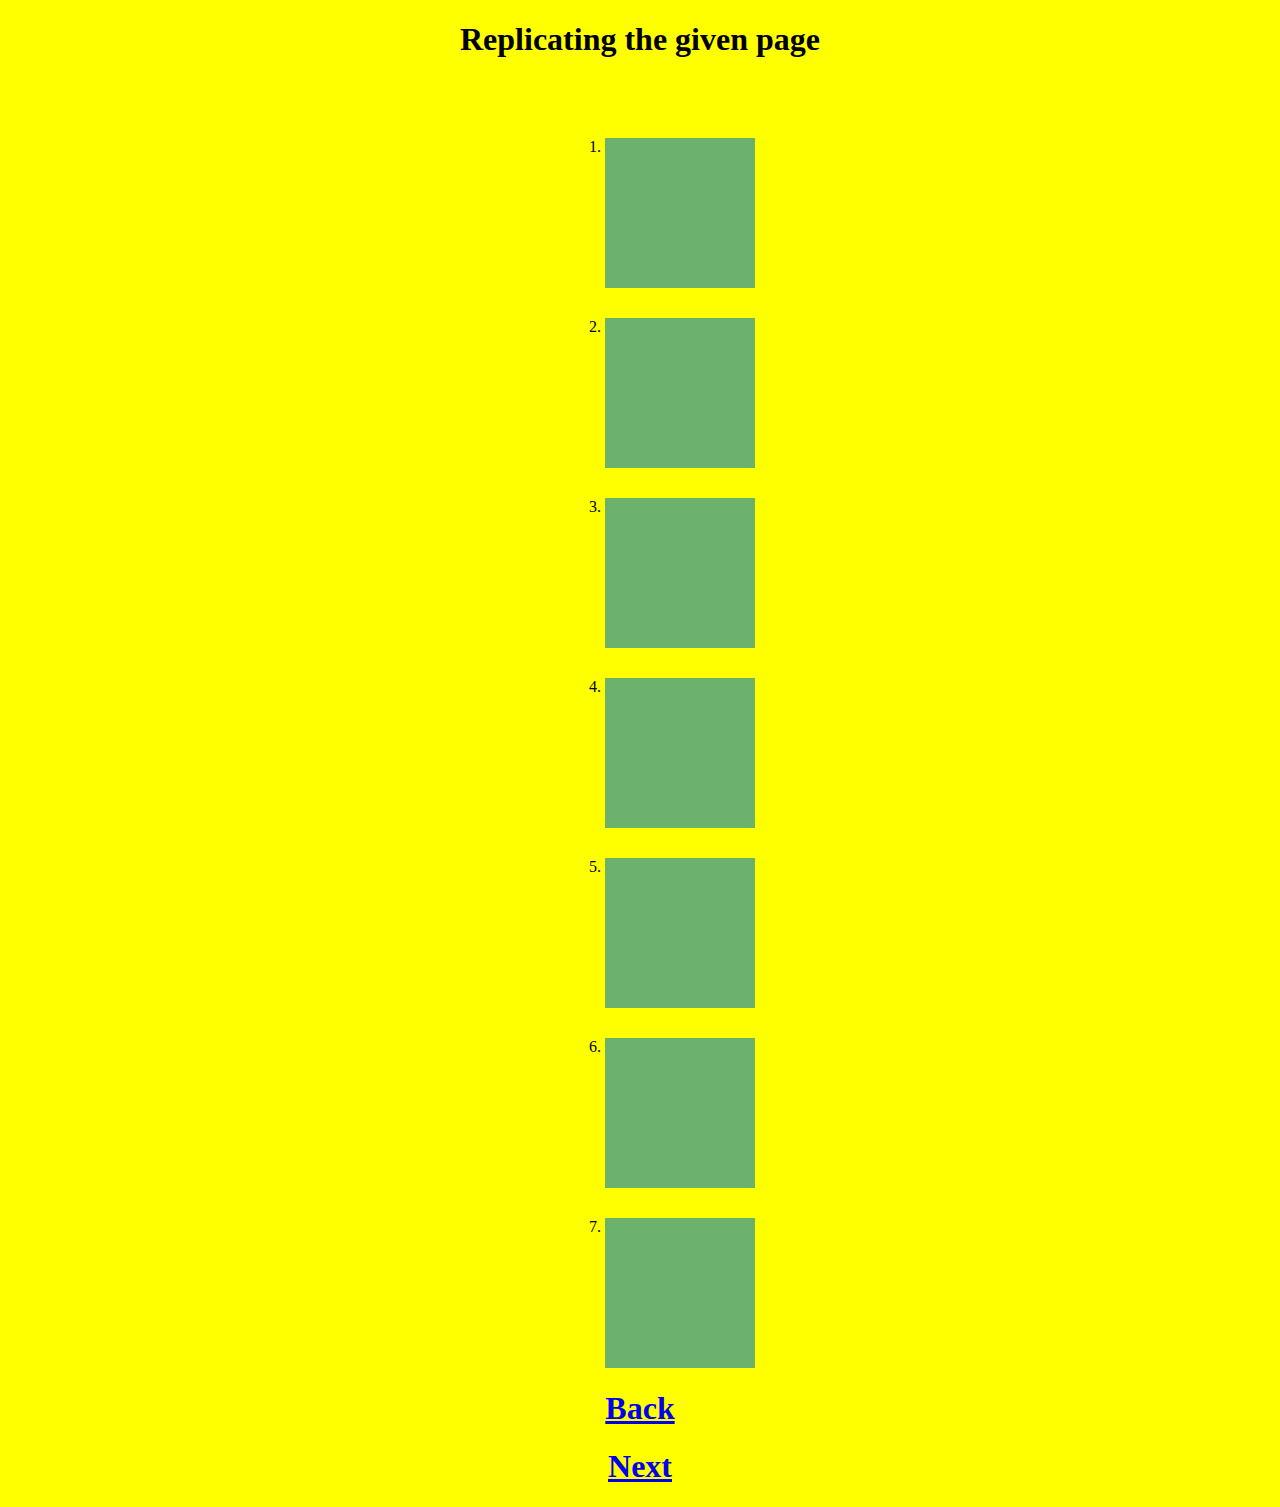
<file: secondpage.html>
<!DOCTYPE html>
<html lang="en">
<head>
    <meta charset="UTF-8">
    <meta http-equiv="X-UA-Compatible" content="IE=edge">
    <meta name="viewport" content="width=device-width, initial-scale=1.0">
    <title>Document</title>
    <link rel="stylesheet" href="index51.css">
</head>
<body>
    <h1>Replicating the given page</h1>
    <!-- <div class="flex-container"> -->
        <ol type="1" class="flex-container">
            <li class="flex-item item"></li>
            
            <li class="flex-item item1"></li>
            
            <li class="flex-item item"></li>
            
            <li class="flex-item item"></li>
            
            <li class="flex-item item"></li>
        
            <li class="flex-item item"></li>
            
            <li class="flex-item item"></li>
        </ol>
        
        
    <!-- </div> -->

    <h1><a href="./index5.html">Back</a></h1>
    <h1><a href="./thirdpage.html">Next</a></h1>
</body>
</html>
</file>
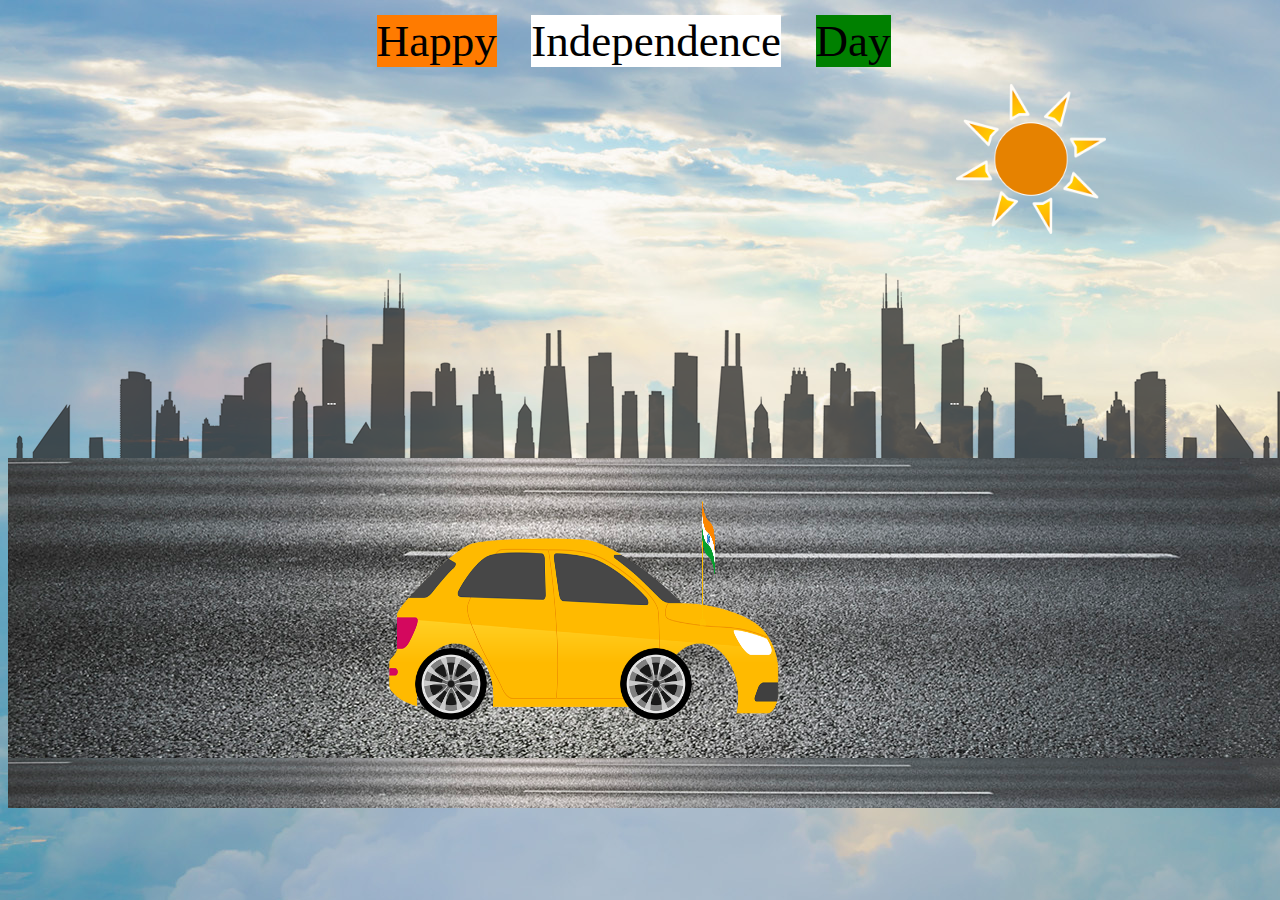
<file: thirdpage.html>
<!DOCTYPE html>
<html lang="en">
<head>
    <meta charset="UTF-8">
    <meta http-equiv="X-UA-Compatible" content="IE=edge">
    <meta name="viewport" content="width=device-width, initial-scale=1.0">
    <title>Document</title>
    <link rel="stylesheet" href="index53.css">

</head>
<body>
    <div class="head1">
        <div class="fix1">Happy</div>
        <div class="fix2">Independence</div>
        <div class="fix3">Day</div>
    </div>
    <img src="./sun.png" alt="" class="sun">

    <div class="city">

    </div>

    <div class="road">

    </div>
    
    <div class="check">
        
    </div>
    
        <img src="./car.png" alt="" class="car1">
   
    <img src="./wheel.png" alt="" class="wheel1">
    <img src="./wheel.png" alt="" class="wheel2"> 

    <img src="./flag.png" alt="" class="flag1">
</body>
</html>
</file>
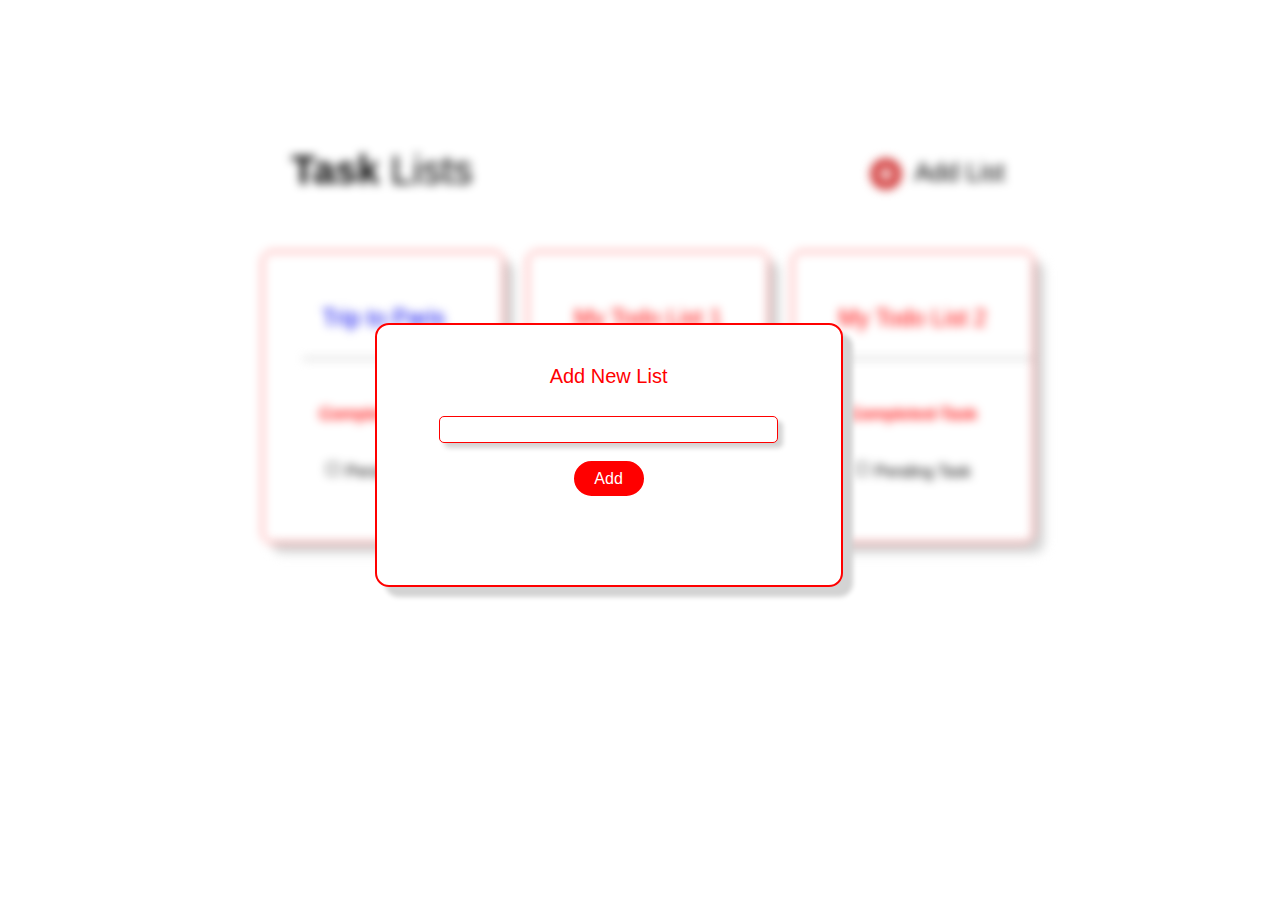
<file: Todo mobile/altSecondPage.html>
<!DOCTYPE html>
<html lang="en">
<head>
    <meta charset="UTF-8">
    <meta http-equiv="X-UA-Compatible" content="IE=edge">
    <meta name="viewport" content="width=device-width, initial-scale=1.0">
    <title>Document</title>
    <link rel="stylesheet" href="style3.css">
</head>
<body>
    <div class="firstPage blurrr">
        <div class="background">
            <div class="header">
                <div><p class="size3"><b>Task</b> Lists</p></div>
                <div class="link1">
                    <a href="./altSecondPage.html" class="fix001"><img src="./cross.png" alt=""></a>
                    <span class="adjust">&nbsp; Add List</span>
                </div>
    
            </div>
    
            <br>
            
            <div class="cards">
                <div class="card">
                    <h3 href="" class="red1 size2"><a href="./thirdPage.html">Trip to Paris</a></h3>
                    <div class="sep">
                        <hr>
                    <br>
                    <p class="red1 size1"><del>Completed Task</del></p>
                    <br>
                    <img src="./sqaure.png" alt="can't load">
                    <span>Pending Task</span>
                    </div>
                </div>
                <div class="card">
                    <h3 href="" class="red1 size2">My Todo List 1</h3>
                    <div class="sep">
                    <hr>
                    <br>
                    <p class="red1 size1"><del>Completed Task</del></p>
                    <br>
                    <img src="./sqaure.png" alt="can't load">
                    <span>Pending Task</span>
                    </div>
            
                </div>
                <div class="card">
                    <h3 href="" class="red1 size2">My Todo List 2</h3>
                    <div class="sep">
                        <hr>
                    <br>
                    <p class="red1 size1"><del>Completed Task</del></p>
                    <br>
                    <img src="./sqaure.png" class="resize" alt="can't load">
                    <span>Pending Task</span>
                    </div>
                </div>
            </div>
        </div>
    </div>

    

    <div class="in">
        <label for="t1" class="l1">Add New List</label> <br> <br>
        <input type="text" class="inp1" id="t1"> <br> <br>
        <button type="submit" class="b1">Add</button>

    </div>
</body>
</html>
</file>
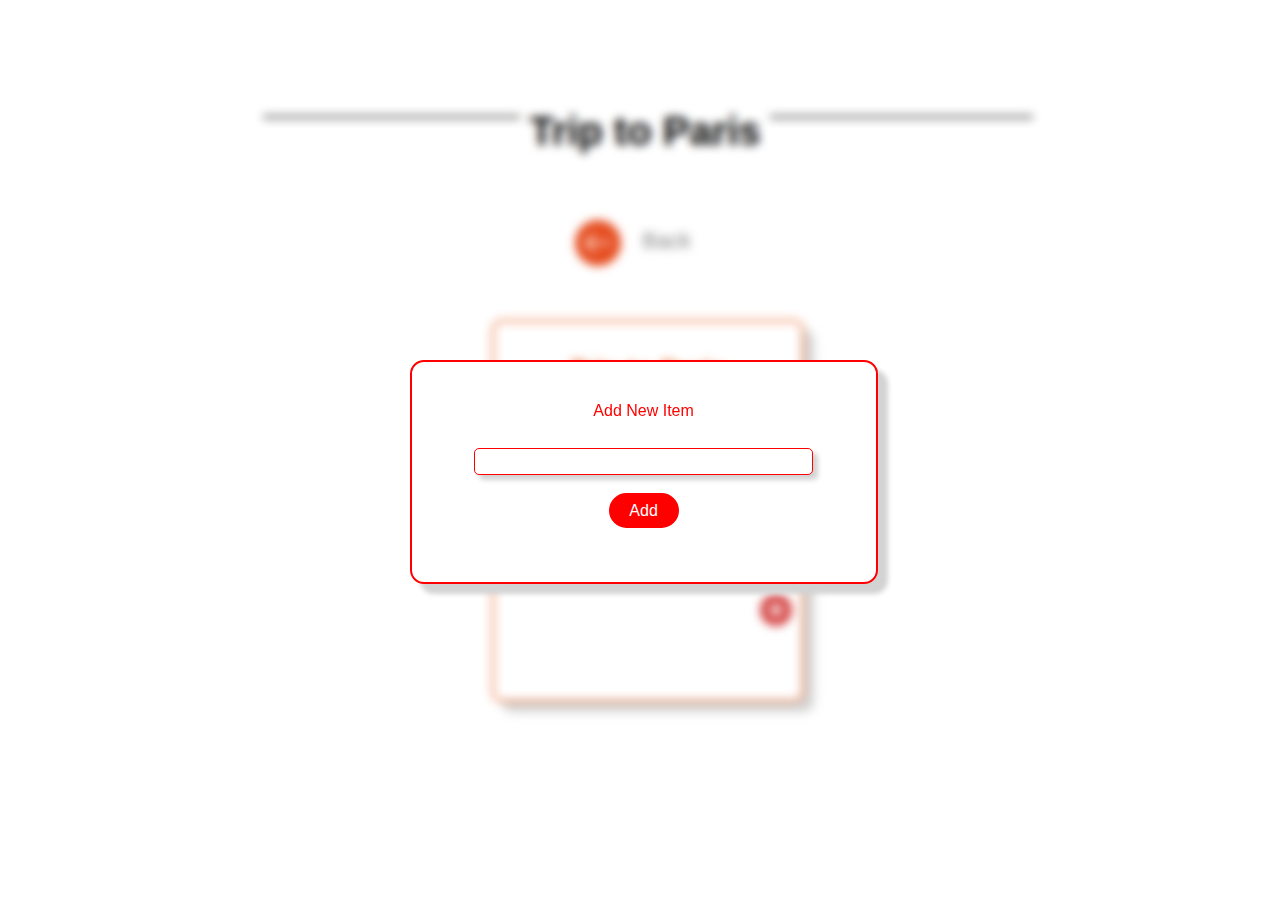
<file: Todo mobile/next.html>
<!DOCTYPE html>
<html lang="en">
<head>
    <meta charset="UTF-8">
    <meta http-equiv="X-UA-Compatible" content="IE=edge">
    <meta name="viewport" content="width=device-width, initial-scale=1.0">
    <title>Document</title>
    <link rel="stylesheet" href="style5.css">
</head>
<body>
    <div class="blurrr">
        <div class="headLine">
            <hr class="compress1">
            <h1 class="fix135">Trip to Paris</h1>
    
        </div>
    
        <div class="fix1">
            <a href="./index.html" class="button1" id="button1"><img src="./back.png"  alt="error loading" class="b2"></a>
            <p class="fix2">Back</p>
        </div>
    
        <div class="card">
            <h2 class="fix3">Trip to Paris</h2>
            <hr class="fix4">
            <p class="fix6">Completed Task</p>
            <div class="fix5">
                <img src="./sqaure.png" id="hu" alt="">
                <label class="label1" for="hu">Pending Task</label>
            </div>
    
            <a href="./next.html"><img src="./cross.png" alt="" class="button2"></a>
        </div>
    </div>

    <div class="in">
        <label for="t1" class="l1">Add New Item</label> <br> <br>
        <input type="text" class="inp1" id="t1"> <br> <br>
        <button type="submit" class="b1">Add</button>

    </div>
</body>
</html>
</file>
<file: mystyle.css>
html
body
.italic {
    font-style: italic;
}

.colored {
    background-color: yellow;
}

.strike {
    text-decoration: line-through;
}

ul {
    
    font-family: -apple-system, BlinkMacSystemFont, 'Segoe UI', Roboto, Oxygen,
        Ubuntu, Cantarell, 'Open Sans', 'Helvetica Neue', sans-serif;
    
    color: brown;
      
}

.red {
    color: red;
}

.brown {
    color: brown;
}

ul {
    font-family: 'Space Mono', monospace;
    letter-spacing: 4px;
}
</file>
<file: Todo mobile/style.css>
html {
    font-family: 'Raleway', sans-serif;
}


.background {
    margin: 100px auto;
    height: 70vh;
    width: 65vw;
    /* background-color: grey; */
    /* border: 2px solid grey; */
    /* background-color: white; */
    
    
    
}

.header {
    display: flex;
    flex-flow: row wrap;
    justify-content: space-between;
    margin-left: 40px;
    margin-right: 40px; 

}

.cards {
    text-align: center;
    display: flex;
    flex-flow: row wrap;
    justify-content: space-around;

}

.card {
    border: 1px solid red;
    border-radius: 10px;
    padding: 20px;
    height: 250px;
    width: 200px;
    box-shadow: 10px 10px 5px lightgrey;
    margin-bottom: 15px;
    
    
}

.link1 {
    padding-top: 50px;
    font-size: 20px;
}

.red1 {
    color: red;
}

.size1 {
    font-size: 18px;
}

.adjust {
    float: right;
    font-size: 25px;
}

.size2 {
    /* width: 150px; */
    height: 30px;
    font-size: 23px;
    padding-top: 10px;
    font-weight: 100;
}

.size3 {
    font-size: 40px;
}



hr {
    position: relative;
    left: 20px;
   
}

a.active {
    filter: blur(5px);
}

a {
    text-decoration: none;
    color: red;
}

@media (max-width: 780px) {
    .adjust {
        display: none;
    }
}

@media (max-width: 530px) {

    body {
        background-color: rgb(240, 240, 240);
    }

    .background {
        padding-top: 50px;
        border: 2px solid lightgrey;
        background-color: white;
    }

    b {
        font-weight: 800;
    }
    .size3 {
        font-size: 25px;
    }

    .link1 {
        padding-top: 22px;
    }

    .sep {
        display: none;
    }

    .card {
        text-align: left;
        width: 70%;
        height: 24px;
        color: black;
        border-width: 0.8px;
        box-shadow: 5px 5px 5px lightgrey;
    }

    .size2 {
        position: relative;
        font-size: 16px;
        color: black;
        margin-bottom: 30px;
        bottom: 22px;
    }
}
</file>
<file: css.css>
.head{
    display: flex;
    flex-wrap: wrap;
    justify-content: space-around;
    gap: 190px;
}
.content{
    padding: 10%;
}
.tasklist{
    font-size: 60px;
    font-family:system-ui, -apple-system, BlinkMacSystemFont, 'Segoe UI', Roboto, Oxygen, Ubuntu, Cantarell, 'Open Sans', 'Helvetica Neue', sans-serif

}
.lists{
    font-weight:lighter;
    font-size: 60px;
    color: grey;
}
.addlist{
    font-weight:lighter;
    font-size: 40px;
margin-top: 20px;
    color: grey;
    
}
.addlis{
    /* margin-bottom: 20px; */
    vertical-align: 8px;
}
.imge{
    width: 40px;
    height: 40px;
    /* padding-top: 25px; */
    
    text-decoration: none;
}
.ab{
    
    text-decoration: none;
    color: grey;
}
.boxe{
    display: flex;
    justify-content: space-evenly;
}
.card{
    width:20%;
    border: 2px solid red;
    display: inline-block;
    text-align: center;
    font-size: 20px;
   
    border-radius: 8px;
    height: 300px;
    color:red;
    box-shadow: 5px 5px 12px gray;
 }
 .line{
    width: 80%;
    text-align:right;
    margin-right:0;
    color: black;
    background-color: black;
    height: 0.5px;
 }
 .tick{
    margin-right: 30px;
  }
 
  .task{
    color:grey;
  }
  .trip{
    font-size: 25px;
  }

/* add file blur css code starts */
.box{
    position: relative;
    filter: blur(8px);
   
}
.boxadd1{
    border: solid red 1px;
    background-color: white;
    color: rgba(211, 2, 2, 0.767);
    border-radius: 10px;
    height: 60px;
    width: 220px;
    background-color: blur;
   
    padding: 60px;
   
    
    position: fixed;
    top: 40vh;
    left: 38vw;

    /* margin-bottom: 200px; */
}
.lab{
    vertical-align: top;
    font-size: 21px;
    position: absolute;
    top: 20%;
    left: 32%;
}
.fie{
    
    padding: 8px;
    border-radius: 10px;

}
.btn{
    position: absolute;
    box-shadow: rgba(0, 0, 0, .2) 0 3px 5px -1px,rgba(0, 0, 0, .14) 0 6px 10px 0,rgba(0, 0, 0, .12) 0 1px 18px 0;
    font-size: 20px;
    border-radius: 15px;
    width: 70px;
    top: 75%;
    left: 40%;
    color: white;
    background-color:rgba(211, 2, 2, 0.767);
}
/* add notification css ends here */
/* trip to paris card css starts here */

.pari{
    text-decoration: none;
    color: red;
}
.paris{
    position: relative;
    height: 800px;
    width: 100%;
}
.leftarrow{
    position: absolute;
    top: 250px;
    left:44vw
}
.bos{
    position: absolute;
    top: 259px;
    left:51vw;
    font-size: 40px;
    text-decoration: none;
    color: grey;
}
.card1{
    width:30%;
    border: 2px solid red;
    display: inline-block;
    text-align: center;
    font-size: 20px;
   
    border-radius: 8px;
    height: 400px;
    color:red;
    box-shadow: 5px 5px 12px gray;
    position: absolute;
    left: 500px;
    top: 400px;
 }
 .main{
    display: flex;
   position: relative;
   top: 13vh;
   left: 31vw;
 }
 .headingg{
    font-size: 50px;
    
 }
 .left{
    width: 10%;
    margin-top: 55px;
 
 }
 .right{
    width: 10%;
    margin-top:55px;
 }
 .plus{
    position: absolute;
        top: 48vh;
        left: 25vw;
 }
</file>
<file: style.css>
body {
    margin: 0;
    border: 5px solid green;
    border-right-color: yellowgreen;
  }
  
  .container {
    margin: 0;
    border: 5px solid greenyellow;
    border-right-color: green;
    height: auto;
    background-image: url("th.jpg");
    background-size: cover;
    position: relative;
  }
  
  .box {
    display: flexbox;
  }
  
  .left1 {
    margin: 20px;
    padding-left: 10px;
    padding-bottom: 20px;
    width: 400px;
    background-color: black;
    color: white;
    font-size: 30px;
    font-style: italic;
    font-weight: bold;
    border: 5px solid red;
    border-radius: 30px;
    text-align: center;
    float: left;
  }
  
  .center-box {
    padding-left: 5rem;
    padding-right: 2rem;
    background-color: black;
    font-style: italic;
    border: 5px solid red;
    border-radius: 60px;
    display: flex;
    position: absolute;
    left: 16rem;
    top: 2rem;
  }
  
  .center-box a {
    color: white;
    font-size: 25px;
    text-decoration: none;
    text-align: center;
    padding: 35px 2px 12px 10px;
    pointer-events: none;
    cursor: default;
  }
  
  .right-box {
    margin: 10px 10px 0 0;
    padding-left: 4rem;
    padding-right: 4rem;
    background-color: black;
    color: white;
    font-size: 25px;
    font-style: italic;
    font-weight: bold;
    border: 5px solid red;
    border-radius: 30px;
    float: right;
  }
  
  .right-box span {
    display: block;
    padding-top: 16px;
    padding-bottom: 2px;
  }
  
  .Exiciting-offer {
    margin: 200px 0 50px 0;
    display: flex;
    flex-flow: wrap;
    align-items: center;
  }
  
  .offers {
    color: 2e3c39;
    background-color: #30a18a;
    font-size: 20px;
    font-weight: bolder;
    width: 400px;
    height: 400px;
    margin-left: 50px;
    padding: 80px 0;
    border: 10px solid #4b4e4e;
    border-radius: 100%;
    text-align: center;
    box-sizing: border-box;

  }
  
  .text {
    text-decoration: underline;
    padding: 0 2px;
    font-style: italic;
  }
  
  .registration-form {
    color: orangered;
    background-color: white;
    border: 5px dashed red;
    text-align: center;
    width: 400px;
    margin-left: 100px;
  }
  
  .registration-form h1 {
    font-size: 30px;
  }
  
  form {
    padding-top: 20px;
  }
  
  input {
    margin: 5px;
  }
  
  input::placeholder {
    text-align: center;
  }
  
  .heading {
    display: flex;
    color: white;
    width: 500px;
    height: 70px;
    margin: auto;
    padding: 10px;
    font-size: 20px;
    font-style: italic;
    border: 10px solid red;
    background-color: black;
    border-radius: 40px;
    justify-content: center;
    align-items: center;
  }
  
  .menu-1 {
    display: flex;
    flex-flow: wrap;
    margin: 20px;
    padding: 5px;
    text-align: center;
    justify-content: space-between;
  }
  
  .items {
    color: rgb(108, 4, 108);
    background-color: aqua;
    border: 3px solid green;
    border-radius: 30px;
    margin: 10px;
    width: 330px;
    height: fit-content;
  }
  
  .items h1 {
    font-size: 40px;
  }
</file>
<file: pages.css>
body {
    background-color: grey;
  }
  
  .container {
    display: flex;
    justify-content: center;
  }
  
  header {
    background-color: white;
    color: maroon;
    font-size: 30px;
    font-weight: bold;
    font-style: italic;
    padding: 10px 100px;
    display: inline-block;
    border: 5px solid orangered;
    border-radius: 10px;
    text-align: center;
    text-shadow: 2px 1px;
    box-shadow: 5px 5px purple;
    box-sizing: border-box;
  }
  
  .boxes {
    border: 10px solid green;
    position: relative;
    height: 600px;
  }
  
  .box-1 {
    width: 250px;
    height: 250px;
    padding: 20px 5px;
    color: maroon;
    background-color: white;
    font-style: italic;
    font-weight: bold;
    font-size: 27px;
    text-align: center;
    text-shadow: 2px 1px;
    border: 7px solid orangered;
    border-radius: 10px;
    box-shadow: 7px 7px purple;
    box-sizing: border-box;
    position: absolute;
    top: 0;
    left: 0;
  }
  .box-2 {
    width: 250px;
    height: 250px;
    padding: 10px 5px;
    color: maroon;
    background-color: white;
    text-align: center;
    border: 7px solid orangered;
    border-radius: 10px;
    box-shadow: 7px 7px purple;
    box-sizing: border-box;
    display: flex;
    justify-content: center;
    align-items: center;
    position: absolute;
    top: 0;
    right: 50px;
  }
  
  img {
    width: 300px;
    height: 150px;
  }
  .box-3 {
    width: 250px;
    height: 250px;
    padding: 10px 5px;
    color: maroon;
    background-color: white;
    font-style: normal;
    font-weight: bold;
    font-size: 25px;
    text-shadow: 2px 1px;
    border: 7px solid orangered;
    border-radius: 10px;
    box-shadow: 7px 7px purple;
    box-sizing: border-box;
    position: absolute;
    left: 0;
    bottom: 20px;
  }
  .box-4 {
    width: 250px;
    height: 250px;
    padding: 10px 5px;
    color: maroon;
    background-color: white;
    text-align: center;
    text-shadow: 2px 1px;
    border: 7px solid orangered;
    border-radius: 10px;
    box-shadow: 7px 7px purple;
    box-sizing: border-box;
    position: absolute;
    right: 50px;
    bottom: 20px;
  }
  
  .heading {
    font-weight: bold;
    font-size: 25px;
  }
  
  label {
    font-weight: bold;
  }
  
  input[type="number"] {
    width: 40%;
  }
  input::placeholder {
    text-align: center;
  }
  
  input[type="submit"] {
    color: rgb(105, 15, 15);
    font-size: 12px;
    font-weight: bold;
    background-color: orangered;
    width: 35%;
    padding: 0;
    border-radius: 10px;
  }
  
  .offer-card {
    color: rgb(158, 11, 11);
    border: 7px solid rgb(255, 94, 0);
    background-color: rgb(176, 240, 50);
    font-weight: bold;
    font-style: italic;
    padding: 15px 10px 5px 20px;
    display: flex;
    justify-content: center;
    text-align: center;
    border-radius: 20px;
    box-shadow: 7px 7px purple;
    position: fixed;
    left: 400px;
    right: 400px;
    bottom: 50px;
  }
  
  .offer-card span {
    display: inline-flex;
  }
  
  .offer-message1 {
    font-size: 22px;
    padding-right: 5px;
  }
  
  .offer-message2 {
    font-size: 15px;
    padding-left: 5px;
  }
  
  .store {
    display: flex;
    justify-content: center;
    padding: 10px;
  }
  
  .store-info {
    border: 10px solid purple;
    background-color: green;
  }
  
  .store-info h2 {
    text-align: center;
  }
  .store-items {
    display: flex;
    font-style: italic;
  }
  
  .store-items div {
    background-color: rgb(224, 224, 35);
    text-align: center;
    margin: 5px;
    box-sizing: border-box;
  }
  
  .store-items p {
    padding: 10px;
  }
  
  .others {
    background-color: rgb(224, 224, 35);
    text-align: center;
    box-sizing: border-box;
    font-style: italic;
    margin: 5px;
  }
  
  .others p {
    padding: 10px 10px 30px 10px;
  }
  
  .others h2 {
    padding-top: 20px;
  }
</file>
<file: index4.css>
body{
    margin: 0;
}
#heading-1{
color: #0b4f85;
text-align: center;
background: rgb(184, 49, 23,);
background: linear-gradient(
    90deg,
    rgba(184, 49, 23, 1) 17%,
    rgba(11, 165, 31, 1) 48%, 
    rgba(255, 226, 0, 1) 100%
);
}
#heading-1 span {
    font-weight: bold;
    font-size: 25px;
    font-family: "Roboto Slab", serif;
    text-decoration: underline;
    
}
#container-1{
    border-bottom: 1px solid black;
}
.section-1{
    background-color: rgb(99, 199, 199);
    border: 5px solid orangered;
    border-radius: 10px;
    margin: 20px auto;
    width: 70%;
}
.section-1 ul{
    width: 20%;
    text-align: center;
    margin: auto;
}
.section-1 ul li{
    font-weight: 500;
}
.paragraphs{
    background-color: #8ef9c0;
    border: 2px solid orangered;
    border-radius: 20px;
    display: flex;
    flex-flow: wrap;
    justify-content: space-around;
}
.paragraphs p{
    margin: 0;
    padding: 2px;
    width: 400px;
    height: fit-content;
    font-weight: bold;
    background-color: aqua;
    text-align: center;
    border: 2px solid green;
    border-radius: 10px;
    box-sizing: border-box;
}
#heading-2{
    color: #0b4f85;
    margin: 25px 0; 
    padding-bottom: 15px;
    text-align: center;
    background: rgb(255, 226,  0);
    background: radial-gradient(
        circle,
        rgba(255, 226, 0, 1) 8%,
        rgba(184, 49, 23, 1) 73%
    );

}
#headin-2 span{
    font-weight: bold;
    color: black;
    font-size: 17px;
    text-decoration: underline;
}
#boxes{
    border: lpx solid green ;
    display: flex;
    justify-content: space-around;
    padding: 60px 0;
    background: rgb(36, 67, 204);
    background: radial-gradient(
    ellipse,
    rgba(21, 62, 239, 1) 30%,
    rgba(92, 200, 130, 1) 90%
    );
}
.box{
    color: maroon;
    font-weight: bold;
    text-align: center;
    text-decoration: underline;
    background-color: yellow;
    border: 2px solid orangered;
    border-radius: 10px;
    width: 200px;
}
.box span{
    display:block ;
    padding-bottom: 15px;
}
table{
    width: 100%;
    margin: 30px 0;
    border: 1px solid black;
    border-collapse: collapse;
}
#heading{
    color: white;
    padding-bottom: 15px;
    background-color: #df333d;
}
.cell{
    color: white;
    font-weight: bold;
}
#cell-1{
    background-color: #47df73;
    font-size: 25px;
    text-align: center;
    border-top: 10px solid white;
    border-right: 10px solid white;
}
#cell-2{
    background-color: #2e89da;
    font-size: 25px;
    border-top:10px solid white ;
    border-right:10px solid white ;
    border-bottom: 1opx solid white;
}
#cell-3{
    background-color: #6a4ce7;
    font-size: 20px;
    border-top: 10px solid white;
    border-right: 10px solid white;
    border-bottom: 10px solid white;
}
#cell-4{
    background-color: #393647;
    text-decoration: underline;
    border-top: 10px solid white;
    border-bottom: 10px solid white;
}
#cell-5{
    background-color: #dc9124;
    border-top: 10px solid white;
    border-right: 10px solid white;
    border-bottom: 10px solid white;

}
tfoot{
    font-weight: bold;
    font-size: 20px;
    background-color: #34bab2;
    text-align: center;

}
</file>
<file: index5.css>
body {
    text-align: center;
    background-color: yellow;
    height: 160vh;
}

.head1 {
    
    margin-left: calc(50vw - 300px);
    width: 600px;
    height: 100vh;
    
   
    
}

.flex-container1 {
    margin-top: 60px;
    /* margin-left: 10vw; */
    display: flex;
    flex-flow: row wrap;
    justify-content: center;
    gap: 50px;

}

.flex-container2 {
    margin-top: 60px;
    /* margin-left: 10vw; */
    display: flex;
    flex-flow: row wrap;
    gap: 50px;
    justify-content: center;

}

.flex-container3 {
    margin-top: 60px;
    /* margin-left: 10vw; */
    display: flex;
    flex-flow: row wrap;
    gap: 50px;
    justify-content: center;

}

.flex-container4 {
    margin-top: 60px;
    /* margin-left: 10vw; */
    display: flex;
    flex-flow: row wrap;
    gap: 50px;
    justify-content: center;

}

.item1 {
    width: 90px;
    height: 90px;
    background-color: rgb(37, 71, 84); 
    transform:skewX(20deg);

    animation: i1 3s linear infinite;
    
}

@keyframes i1 {
    0% {
        transform: skewX(-20deg);
    }

    50% {
        transform: skewX(20deg);
    }

    100% {
        transform: skewX(-20deg);
    }
}


.item2 {
    width: 90px;
    height: 90px;
    background-color: rgb(183, 183, 183);
    animation: i2 3s linear infinite;
}

@keyframes i2 {
    0% {
        transform: skewY(-20deg);
    }

    50% {
        transform: skewY(20deg);
    }

    100% {
        transform: skewY(-20deg);
    }
}

.item3 {
    width: 90px;
    height: 90px;
    background-color: rgb(37, 71, 84);
    animation: i3 2.5s infinite;
    animation-timing-function: cubic-bezier(0.2, 0.64, 0.43, 1.02);;

}

@keyframes i3 {
    0% {
        transform: rotate(0deg);
    }


    100% {
        transform: rotate(360deg);
    }
}

.item4 {
    width: 90px;
    height: 90px;
    background-color: rgb(37, 71, 84);
    animation: i4 4s linear infinite;
}

@keyframes i4 {
    0% {
        transform: rotateX(0deg);
    }

    50% {
        transform: rotateX(70deg);
    }


    100% {
        transform: rotateX(0deg);
    }
}

.item5 {
    width: 90px;
    height: 90px;
    background-color: rgb(97, 21, 42);
    animation: i5 4s linear infinite;
}

@keyframes i5 {
    0% {
        transform: rotateY(0deg);
    }

    50% {
        transform: rotateY(70deg);
    }


    100% {
        transform: rotateY(0deg);
    }
}

.item6 {
    width: 90px;
    height: 90px;
    background-color: rgb(50, 184, 92);
    animation: i6 5s linear infinite;
}

@keyframes i6 {
    0% {
        transform: rotate(0deg);
    }

    50% {
        transform: rotate(110deg);
    }


    100% {
        transform: rotate(0);
    }
}


.item1:hover {
    transform:skewX(-20deg);
}
</file>
<file: index6.css>
html {
    font-family: 'Kanit', sans-serif;

}

body {
    background-image: url(shara\ desert.jpg);
    background-size: cover;
    background-repeat: repeat;
}

.nav-bar {
    margin-left: 40px;
    margin-right: 80px;
    display: flex;
    flex-wrap: row wrap;
    justify-content: space-between;
    align-items: center;
    height: 100px;
}

.logo{
    width:150px;
    height: 60px;
}

.flex-container2 {
    display: flex;
    flex-flow: row wrap;
    justify-content: space-evenly;
    gap: 80px;
    align-items: center;
    color: white;
    text-decoration: none;
    font-size: 20px;
}

.round {
    background-color: lightgrey;
    border: 1px solid lightgrey;
    border-radius: 50%;
    padding-top: 5px;
}

.middle {
    position: relative;
    left: 8.5vw;
    width: 40vw;
}

.fix1 {
    font-size: 90px;
    color: rgb(255, 255, 255);
    margin-bottom: 5px;
}

.windows {
    position: relative;
    left: 55vw;
    bottom: 420px;
    width: 550px;
    height: 25vh;
    display: grid;
    grid-template-columns: auto auto;
    grid-template-rows: auto auto;
    column-gap: 10px;
    row-gap: 30px;
    float: left;
    margin-top: 20px;


}

.temp1 {
    width: 220px;
    height: 220px;
    border-radius: 15px;
    z-index: 1;
}


.btn1 {
    padding: 15px;
    width: 200px;
    border-radius: 25px;
}

.text1 {
    position: relative;
    bottom: 225px;
}

.fix01 {
    margin-left: 25px;
    font-size: 16px;
    font-weight: 700;
}

.fix02 , .fix03 {
    margin-left: 25px;
    font-size: 10px;
    font-weight: 400;
}

.grid2-item {
    height:37vh;
    transition: all 300ms linear; 
}

.grid2-item:hover {
    transform: translateY(-25px);
}


@media (max-width: 856px) {
    .middle {
        position: static;
        text-align: center;
        width: 100%;
        display: block;
    }

    /* .windows {
        position: relative;
        width: 80vw;
        left: 10%;
        top: 100px;
        width: 550px;
        height: 40vh;
        display: grid;
        grid-template-columns: auto;
        grid-template-rows: auto auto auto auto;
        row-gap: 20px;
        clear: right;
        margin-top: 10px;
    } */

    .windows {
        padding-top: 80px;
        position: static;
        grid-template-columns: auto;
        width: 100%;
        /* text-align: center; */
        row-gap: 20px;
        justify-content: center;
        row-gap: 60px;
        /* align-content: center; */
    
        
    }

    .temp1 {
        width: 70vw;
        height: 250px;
        border-radius: 15px;
    }

    .nav-bar {
        margin-left: 30px;
        margin-right: 10px;
    }

    .flex-container2 {
        gap: 20px;
    }
}

@media (max-width: 480px) {
    .middle {
        position: static;
        text-align: center;
        width: 100%;
        display: block;
    }

     .windows {
        position: static;
        padding-left: 5%;
        width: 100%;
        height: 40vh;
        display: grid;
        grid-template-columns: auto;
        text-align: center;
        row-gap: 40px;
        margin-top: 10px;
    } 

    .temp1 {
        width: 50%;
        height: auto;
        border-radius: 15px;
    }

    

    .nav-bar{
        margin-left: 15px;
        margin-right: 15px;
    }

    .flex-container2 {
        height: 120px;
        flex-direction: column;
        flex-wrap: wrap;
        gap: 7px;
    }

    .text1 {
        bottom: 25vh;
        right: 10px;
    }

}

@media (max-width: 280px) {

    .windows {
        width: 100%;
        /* padding: 5%; */
    }
    .fix01, .fix02, .fix03 {
        font-size: 5px;
    }

}

a {
    color: white;
    text-decoration: none;
}

p {
    color: white;
}
</file>
<file: index51.css>
body {
    text-align: center;
    background-color: yellow;
}


.flex-container {
    margin-top: 80px;
    width: 100%;
    
    display: flex;
    flex-flow: column wrap;
    gap: 30px;
    align-content: center;
}


.flex-item {
    width: 150px;
    height: 150px;
    background: rgb(108, 178, 108);
    
}

.item {
    transition: all 3.5s linear;
}

.item:hover {
    width: 600px;
}

.item1 {
    transition: all 3.5s linear;
}

.item1:hover {
    width: 400px;
    height: 400px;
}
</file>
<file: index53.css>
body {
    background-image: url(./sky.jpg);
    z-index: 0;
}

.head1 {
    display: flex;
    flex-flow: row wrap;
    justify-content: space-evenly;
    width: 45%;
    margin-left: 27%;
    z-index: 10;
}

.fix1, .fix2, .fix3 {
    font-size: 45px;
    padding: 0;
    margin: 7px;   
}

.fix1 {
    background-color: rgb(255, 123, 0);
}

.fix2 {
    background-color: white;
}

.fix3 {
    background-color: green;
}

.sun {
    position: relative;
    left: 75%;
    bottom: 20px;
    margin-top: 30px;
    width: 150px;
    height: 150px;
}

.city {
    position: block;
    /* bottom: 40px; */
    width: 200%;
    height: 200px;
    background-image: url(./city.png);
    background-repeat: repeat;
    z-index: 1;
    animation: city1 8s linear infinite;
}

@keyframes city1 {
    from {
        transform: translate(0);
    }

    to {
        transform: translate(-600px);
    }
}

.road {
    position: block;
    width: 200vw;
    height: 350px;
    margin-top: 0;
    background-image: url(road.jpg);
    background-repeat: repeat;
    animation: linear road2 3s infinite;
    
}

@keyframes road2 {
    from {
        transform: translate(0);
    }

    to {
        transform: translate(-1200px);
    }
}

.car1 {
    width: 400px;
    height: 26vh;
    position: absolute;
    top: 58vh;
    left: 30vw;
    animation: linear car2 0.8s infinite;
}

@keyframes car2 {
    from {
        top: 58vh;
    }

    to {
        top: 57.7vh;
    }
}

@keyframes flag2 {
    from {
        top: 53vh;
    }

    to {
        top: 52.8vh;
    }
}


.wheel1 {
    width: 72px;
    height: 72px;
    position: absolute;
    top: 72vh; 
    left: 32.4vw;
    animation: linear wheel3 1s infinite;
}

.wheel2 {
    width: 72px;
    height: 72px;
    position: absolute;
    top: 72vh; 
    left: 48.4vw;
    animation: linear wheel3 1s infinite;
}

@keyframes wheel3 {
    from {
        transform: rotateZ(0deg);
    }

    to {
        transform: rotateZ(360deg);
    }
}

.flag1 {
    width: 40px;
    height: 20vh;
    position: absolute;
    top: 53vh;
    left: 53.5vw;
    animation: linear flag2 0.8s infinite;
}
</file>
<file: Todo mobile/style3.css>
html {
    font-family: 'Raleway', sans-serif;
}

.background {
    margin: 100px auto;
    height: 70vh;
    width: 62vw;
    /* background-color: grey; */
    border-color: red;
    
}

.header {
    display: flex;
    flex-flow: row wrap;
    justify-content: space-between;
    margin-left: 40px;
    margin-right: 40px; 

}

.cards {
    text-align: center;
    display: flex;
    flex-flow: row wrap;
    justify-content: space-around;

}

.card {
    border: 1px solid red;
    border-radius: 10px;
    padding: 20px;
    height: 250px;
    width: 200px;
    box-shadow: 10px 10px 5px lightgrey;
    
    
}

.link1 {
    padding-top: 50px;
    font-size: 20px;
}

.red1 {
    color: red;
}

.size1 {
    font-size: 18px;
}

.adjust {
    float: right;
    font-size: 25px;
}

.size2 {
    /* width: 150px; */
    height: 30px;
    font-size: 23px;
    padding-top: 10px;
    font-weight: 100;
}

.size3 {
    font-size: 40px;
}



hr {
    position: relative;
    left: 20px;
   
}

a.active {
    filter: blur(5px);
}

a {
    text-decoration: none;
}





















.blurrr {
    position: absolute;
    height: 100%;
    width: 100%;
    /* background-image: url(./screen.jpeg); */
    /* background-repeat: no-repeat; */
    background-size: cover;
    /* -webkit-filter: blur(5px); */
    filter: blur(5px);
    z-index: 1;
}

.in {
    position: relative;
    top: 35vh;
    left: 29%;
    text-align: center;
    background: white;
    color: red;
    width: 30vw;
    height: 20vh;
    padding: 40px;
    
    border: 2px solid red;
    border-radius: 14px;
    z-index: 2;
    box-shadow: 10px 10px 5px lightgrey;
    
}

.inp1 {
    width: 85%;
    padding: 5px;
    margin-top: 10px;
    box-shadow: 5px 5px 5px lightgrey;
    border-radius: 5px;
    border: 1px solid red;
}

.b1 {
    font-size: 16px;
    height: 35px;
    width: 70px;
    background-color: red;
    border: 2px solid red;
    color: white;
    border-radius: 25px;
}

label {
    font-size: 20px;
}

@media (max-width: 780px) {
    .adjust {
        display: none;
    }
}

@media (max-width: 530px) {

    body {
        background-color: rgb(240, 240, 240);
    }

    .background {
        padding-top: 50px;
        border: 2px solid lightgrey;
        background-color: white;
    }

    b {
        font-weight: 800;
    }
    .size3 {
        font-size: 25px;
    }

    .link1 {
        padding-top: 22px;
    }

    .sep {
        display: none;
    }

    .card {
        text-align: left;
        width: 70%;
        height: 24px;
        color: black;
        border-width: 0.8px;
        box-shadow: 5px 5px 5px lightgrey;
    }

    .size2 {
        position: relative;
        font-size: 16px;
        color: black;
        margin-bottom: 30px;
        bottom: 22px;
    }
}
</file>
<file: Todo mobile/style5.css>
html {
    font-family: 'Raleway', sans-serif;
}

.blurrr {
    position: absolute;
    height: 100%;
    width: 100%;
    /* background-image: url(./screen.jpeg);
    background-repeat: no-repeat;
    background-size: cover; */
    /* -webkit-filter: blur(5px); */
    filter: blur(5px);
    z-index: 1;
}

body {
    text-align: center;
}

.headLine {
    /* background-color: lightgrey; */
    padding-top: 100px;
    position: relative;
    z-index: 1;

}

.fix135 {
    font-size: 40px;
    font-weight: 600;
    position: absolute;
    background-color: white;
    top: 8.3vh;
    width: 250px;
    left: 40vw;
    z-index: 2;
}


.compress1 {
    border: 1px solid black; 
    width: 60%;
}

.fix1 {
    margin-top: 50px;
}

.button1 {
    position: relative;
    right: 50px;
    top: 50px;
}

.fix2 {
    position: relative;
    width: 50px;
    left: 49.5%;
    bottom: 1.8vh;
    font-size: 22px;
    color: gray;

}

.card {
    width: 24vw;
    height: 42vh; 
    margin: auto;
    margin-top: 50px;
    border: 2px solid #E66022;
    border-radius: 10px;
    box-shadow: 10px 10px 5px lightgrey;
}

.fix4 {
    margin-left: 100px;
}

.fix3 {
    color: #E66022;
    padding-top: 12px;
    font-size: 27px;
    
}

.fix6 {
    color: #E66022;
    font-weight: 600;
    text-decoration: line-through;
    margin-top: 28px;
    font-size: 18px;
}

.fix5 {
    position: relative;
    right: 20px;
    top: 7px;
}

.label1 {
    position: relative;
    bottom: 1px;
    font-size: 18px;
}

.button2 {
    position: relative;
    top: 10.5vh;
    left: 10vw;
}

.in {
    text-align: center;
    background: white;
    color: red;
    width: 30%;
    height: 140px;
    padding: 40px;
    position: absolute;
    top: 40%;
    left: 32%;
    border: 2px solid red;
    border-radius: 14px;
    z-index: 2;
    box-shadow: 10px 10px 5px lightgrey;
}

.inp1 {
    width: 85%;
    padding: 5px;
    margin-top: 10px;
    box-shadow: 5px 5px 5px lightgrey;
    border-radius: 5px;
    border: 1px solid red;
}

.b1 {
    font-size: 16px;
    height: 35px;
    width: 70px;
    background-color: red;
    border: 2px solid red;
    color: white;
    border-radius: 25px;
}

@media (max-width: 780px) {
    .compress1 {
        display: none
    }

    .card {
        width: 40%;
    }
    .fix135{
        width: 30vw;
        left: 40%;
        font-size: 27px;

    }

    .fix2 {
        display: none;
    }

    /* .button1 {
        margin-bottom: 100px;
    } */

    .b2 {
        position: relative;
        bottom: 80px;
        right: 10vw;
    }

    .fix1 {
        margin: 0;
        
    }
    .fix3 {
        font-size: 20px;
    }

    .fix6 {
        font-size: 16px;
    }

    .label1 {
        font-size: 16px;
    }

    
}

@media (max-width: 480px) {
    /* .compress1 {
        display: none
    } */

    .card {
        width: 70%;
    }
    .fix135{
        width: 30vw;
        left: 40%;
        font-size: 20px;

    }

    .fix2 {
        display: none;
    }

    /* .button1 {
        margin-bottom: 100px;
    } */

    .b2 {
        position: relative;
        bottom: 80px;
        right: 10vw;
    }

    .fix1 {
        margin: 0;
        
    }
    .fix3 {
        font-size: 18px;
    }

    .fix6 {
        font-size: 16px;
    }

    .label1 {
        font-size: 16px;
    }

    .in {
        width: 40%;
        left: 20%;
        height: 110px;
    }
}
</file>
